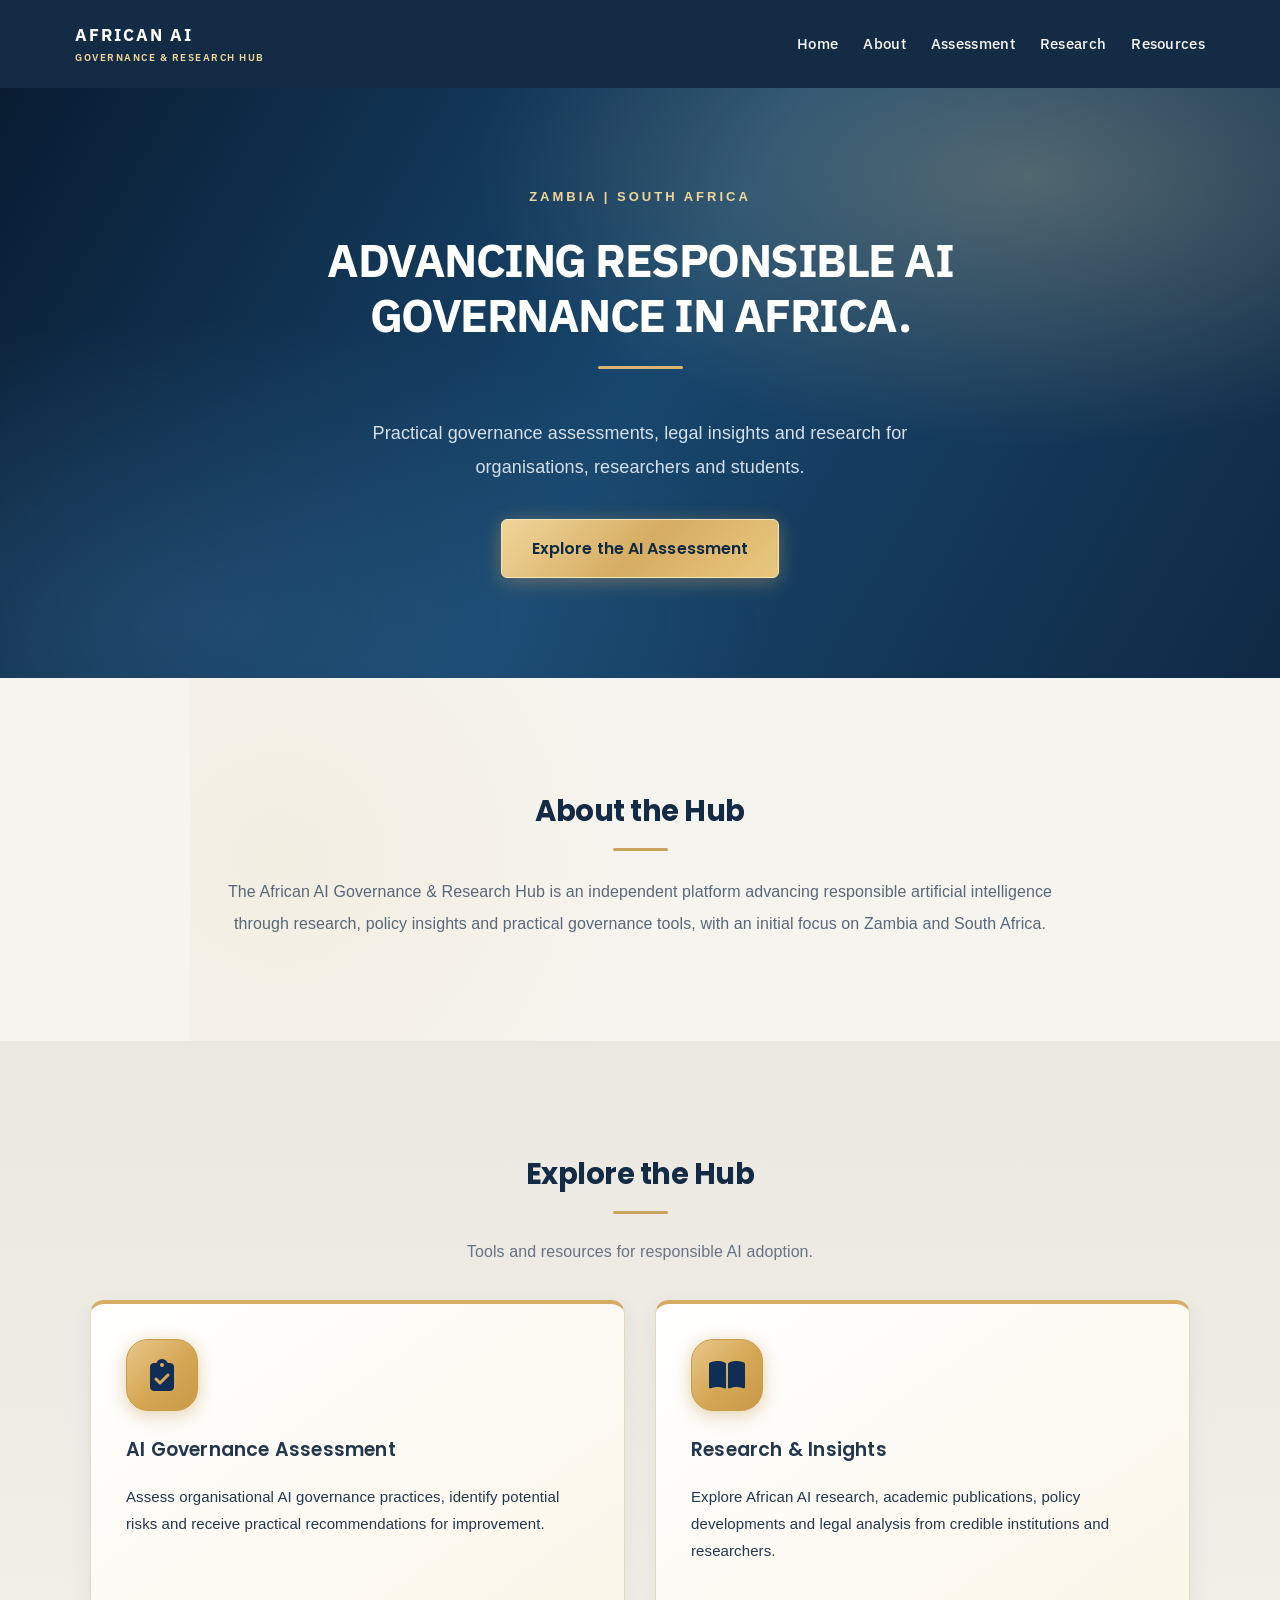
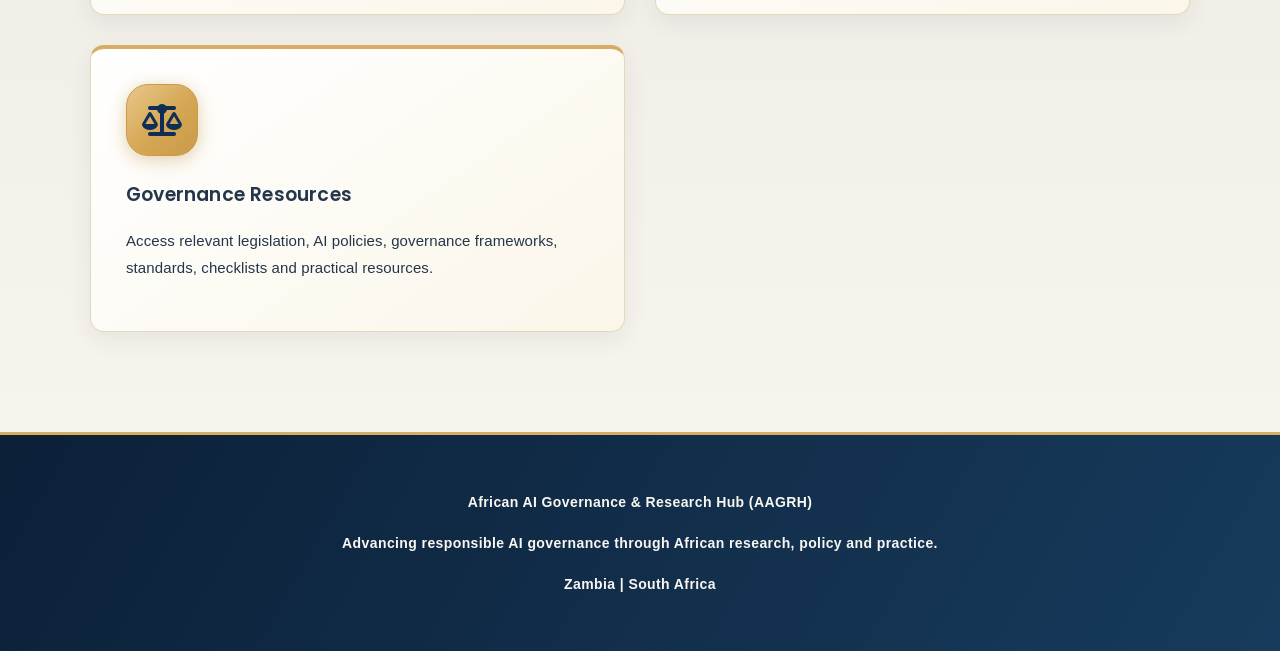
<file: index.html>
<!DOCTYPE html>
<html lang="en">

<head>
<meta charset="UTF-8">
<meta name="viewport" content="width=device-width, initial-scale=1.0">

<title>African AI Governance &amp; Research Hub</title>

<link href="https://fonts.googleapis.com/css2?family=IBM+Plex+Sans:wght@400;500;600;700&family=Poppins:wght@500;600;700&display=swap" rel="stylesheet">
<link rel="stylesheet" href="style.css">
<link rel="stylesheet" href="https://cdnjs.cloudflare.com/ajax/libs/font-awesome/6.7.2/css/all.min.css">
</head>

<body>

<!-- NAVIGATION BAR -->
<header>
<nav class="navbar">

<div class="logo">
    <span>AFRICAN AI</span>
    <strong>GOVERNANCE &amp; RESEARCH HUB</strong>
</div>

<ul class="nav-links">
    <li><a href="index.html">Home</a></li>
    <li><a href="about.html">About</a></li>
    <li><a href="assessment.html">Assessment</a></li>
    <li><a href="research.html">Research</a></li>
    <li><a href="resources.html">Resources</a></li>
</ul>

</nav>
</header>


<!-- INTRODUCTION SECTION -->
<main>

<section class="hero" id="home">

<p class="location">ZAMBIA | SOUTH AFRICA</p>

<h1>Advancing Responsible AI Governance in Africa.</h1>

<p class="hero-description">
Practical governance assessments, legal insights
and research for organisations, researchers and students.
</p>

<a href="assessment.html" class="hero-button">
    Explore the AI Assessment
</a>

</section>


<!-- ABOUT SECTION -->
<section class="about" id="about">

<h2>About the Hub</h2>

<p>
    The African AI Governance &amp; Research Hub is an
    independent platform advancing responsible artificial
    intelligence through research, policy insights and
    practical governance tools, with an initial focus on
    Zambia and South Africa.
</p>

</section>


<!-- MAIN PLATFORM COMPONENTS -->
<section class="toolkit" id="toolkit">

<h2>Explore the Hub</h2>

<p class="section-description">
Tools and resources for responsible AI adoption.
</p>


<div class="card-container">

    <!-- CORE FEATURE 01: AI GOVERNANCE ASSESSMENT -->
    <a href="assessment.html" class="card assessment-link">
        <div class="card-icon">
            <i class="fa-solid fa-clipboard-check"></i>
        </div>

        <h3>AI Governance Assessment</h3>

        <p>
            Assess organisational AI governance practices,
            identify potential risks and receive practical
            recommendations for improvement.
        </p>
    </a>


    <!-- CORE FEATURE 02: RESEARCH & INSIGHTS -->
    <a href="research.html" class="card">
        <div class="card-icon">
            <i class="fas fa-book-open"></i>
        </div>

        <h3>Research &amp; Insights</h3>

        <p>
            Explore African AI research, academic publications,
            policy developments and legal analysis from
            credible institutions and researchers.
        </p>
    </a>


    <!-- CORE FEATURE 03: GOVERNANCE RESOURCES -->
    <a href="resources.html" class="card">
        <div class="card-icon">
            <i class="fas fa-scale-balanced"></i>
        </div>

        <h3>Governance Resources</h3>

        <p>
            Access relevant legislation, AI policies,
            governance frameworks, standards, checklists
            and practical resources.
        </p>
    </a>

</div>

</section>

<!-- RESEARCH & INSIGHTS SECTION -->

<!-- =========================================
     GOVERNANCE RESOURCES SECTION
========================================= -->

<!-- END GOVERNANCE RESOURCES SECTION -->


<!-- AI GOVERNANCE ASSESSMENT SECTION -->


</main>


<!-- FOOTER -->
<footer>
    <p>African AI Governance &amp; Research Hub (AAGRH)</p>
    <p>Advancing responsible AI governance through African research, policy and practice.</p>
    <p>Zambia | South Africa</p>
</footer>
<script src="script.js"></script>
</body>
</html>
</file>
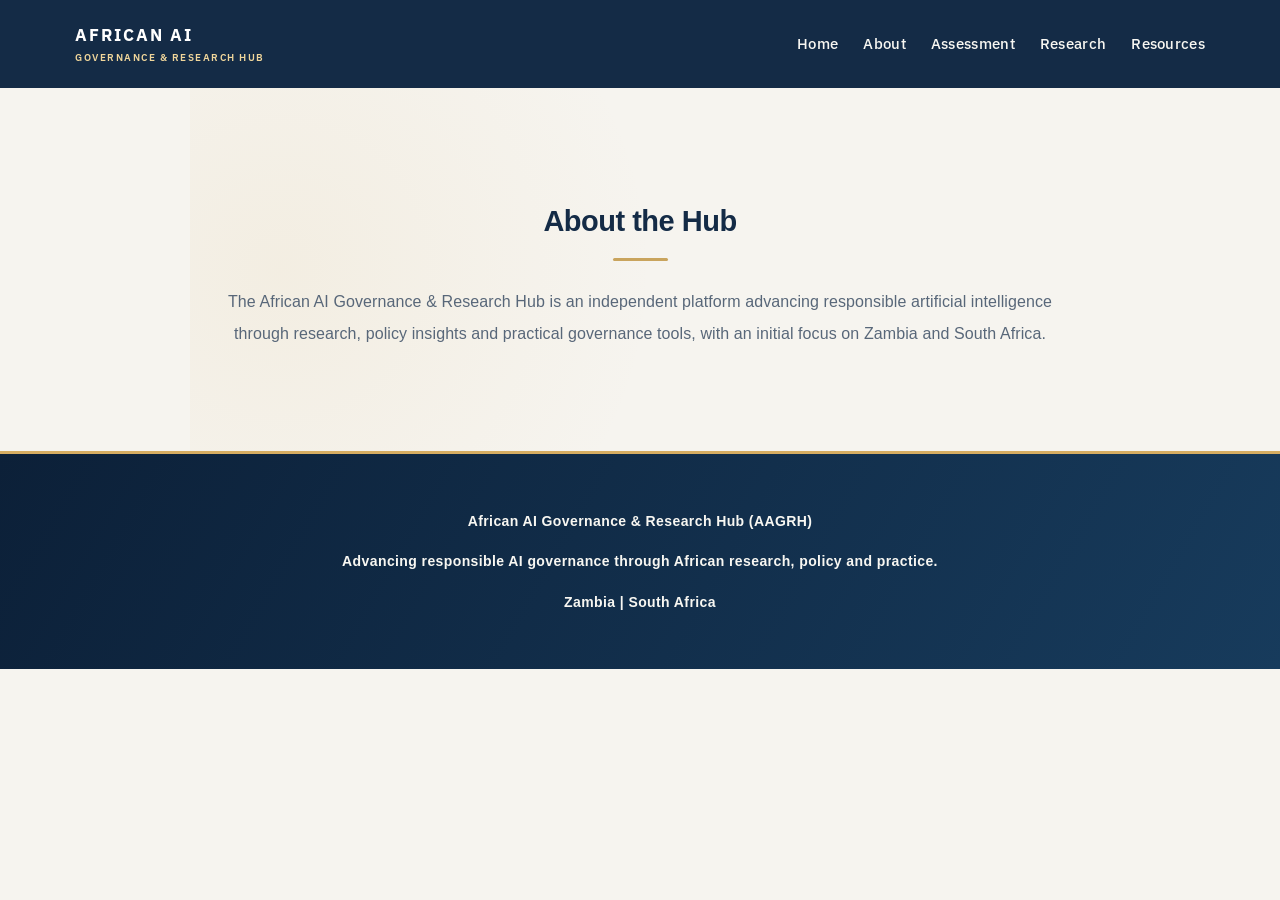
<file: about.html>
<!DOCTYPE html>
<html lang="en">

<head>
    <meta charset="UTF-8">
    <meta name="viewport" content="width=device-width, initial-scale=1.0">

    <title>About | African AI Governance &amp; Research Hub</title>

    <link href="https://fonts.googleapis.com/css2?family=IBM+Plex+Sans:wght@400;500;600;700&display=swap" rel="stylesheet">

    <link rel="stylesheet" href="style.css">

    <link rel="stylesheet" href="https://cdnjs.cloudflare.com/ajax/libs/font-awesome/6.7.2/css/all.min.css">
</head>

<body>

    <!-- NAVIGATION BAR -->
    <header>
        <nav class="navbar">

            <div class="logo">
                <span>AFRICAN AI</span>
                <strong>GOVERNANCE &amp; RESEARCH HUB</strong>
            </div>

            <ul class="nav-links">
    <li><a href="index.html">Home</a></li>
    <li><a href="about.html">About</a></li>
    <li><a href="assessment.html">Assessment</a></li>
    <li><a href="research.html">Research</a></li>
    <li><a href="resources.html">Resources</a></li>
</ul>

        </nav>
    </header>

    <main>

        <!-- ABOUT SECTION -->
        <section class="about" id="about">

            <h2>About the Hub</h2>

            <p>
                The African AI Governance &amp; Research Hub is an
                independent platform advancing responsible artificial
                intelligence through research, policy insights and
                practical governance tools, with an initial focus on
                Zambia and South Africa.
            </p>

        </section>

    </main>

    <!-- FOOTER -->
    <footer>
        <p>African AI Governance &amp; Research Hub (AAGRH)</p>
        <p>Advancing responsible AI governance through African research, policy and practice.</p>
        <p>Zambia | South Africa</p>
    </footer>

    <script src="script.js"></script>

</body>
</html>
</file>
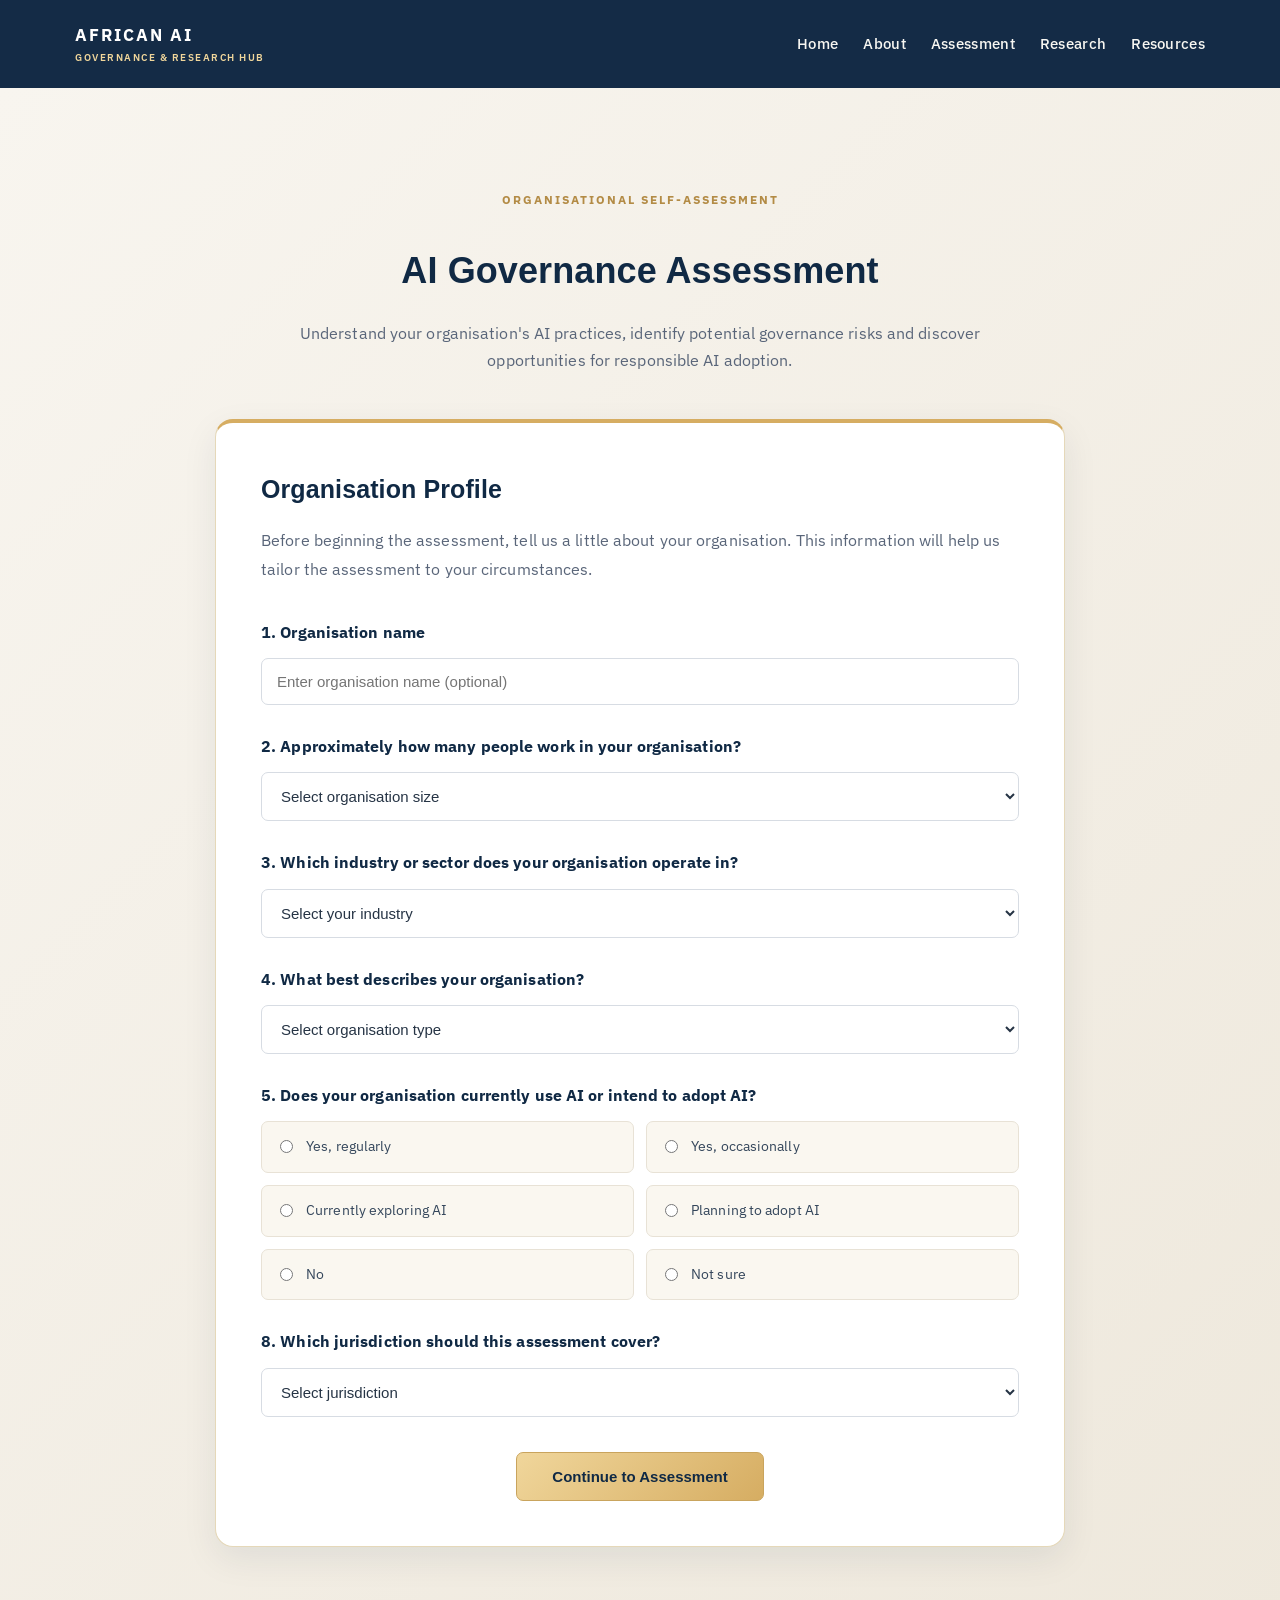
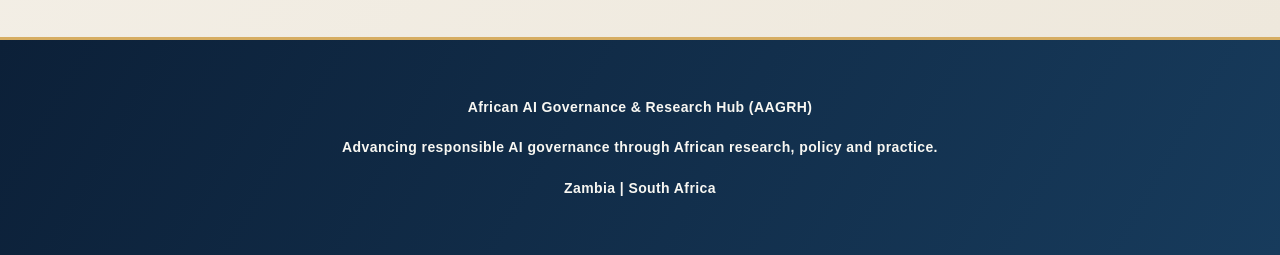
<file: assessment.html>
<!DOCTYPE html>
<html lang="en">

<head>
    <meta charset="UTF-8">
    <meta name="viewport" content="width=device-width, initial-scale=1.0">

    <title>AI Governance Assessment | AAGRH</title>

    <link href="https://fonts.googleapis.com/css2?family=IBM+Plex+Sans:wght@400;500;600;700&display=swap" rel="stylesheet">

    <link rel="stylesheet" href="style.css">

    <link rel="stylesheet" href="https://cdnjs.cloudflare.com/ajax/libs/font-awesome/6.7.2/css/all.min.css">
</head>

<body>

    <!-- NAVIGATION BAR -->
    <header>
        <nav class="navbar">

            <div class="logo">
                <span>AFRICAN AI</span>
                <strong>GOVERNANCE &amp; RESEARCH HUB</strong>
            </div>

            <ul class="nav-links">
    <li><a href="index.html">Home</a></li>
    <li><a href="about.html">About</a></li>
    <li><a href="assessment.html">Assessment</a></li>
    <li><a href="research.html">Research</a></li>
    <li><a href="resources.html">Resources</a></li>
</ul>

        </nav>
    </header>

    <main>

        <!-- PASTE THE ASSESSMENT SECTION HERE -->
         <section class="assessment" id="assessment">

    <div class="assessment-heading">
        <p class="section-label">ORGANISATIONAL SELF-ASSESSMENT</p>
        <h2>AI Governance Assessment</h2>
        <p>
            Understand your organisation's AI practices,
            identify potential governance risks and discover
            opportunities for responsible AI adoption.
        </p>
    </div>

    <div class="assessment-intro">

        <h3>Organisation Profile</h3>

        <p class="form-description">
            Before beginning the assessment, tell us a little
            about your organisation. This information will help
            us tailor the assessment to your circumstances.
        </p>

        <form id="assessment-form">

            <!-- QUESTION 1: ORGANISATION NAME -->

            <div class="form-group">
                <label for="organisation-name">
                    1. Organisation name
                </label>

                <input
                    type="text"
                    id="organisation-name"
                    name="organisationName"
                    placeholder="Enter organisation name (optional)"
                >
            </div>


            <!-- QUESTION 2: ORGANISATION SIZE -->

            <div class="form-group">
                <label for="organisation-size">
                    2. Approximately how many people work in your organisation?
                </label>

                <select id="organisation-size" name="organisationSize" required>
                    <option value="">Select organisation size</option>
                    <option value="1–10 employees">1–10 employees</option>
                    <option value="11–50 employees">11–50 employees</option>
                    <option value="51–200 employees">51–200 employees</option>
                    <option value="201–500 employees">201–500 employees</option>
                    <option value="More than 500 employees">More than 500 employees</option>
                </select>
            </div>


            <!-- QUESTION 3: INDUSTRY -->

            <div class="form-group">
                <label for="organisation-sector">
                    3. Which industry or sector does your organisation operate in?
                </label>

                <select id="organisation-sector" name="organisationSector" required>
                    <option value="">Select your industry</option>
                    <option value="Financial services and banking">Financial services and banking</option>
                    <option value="Mining and extractives">Mining and extractives</option>
                    <option value="Energy and utilities">Energy and utilities</option>
                    <option value="Healthcare and pharmaceuticals">Healthcare and pharmaceuticals</option>
                    <option value="Education and research">Education and research</option>
                    <option value="Technology and telecommunications">Technology and telecommunications</option>
                    <option value="Government and public administration">Government and public administration</option>
                    <option value="Legal and professional services">Legal and professional services</option>
                    <option value="Agriculture and food production">Agriculture and food production</option>
                    <option value="Retail and consumer services">Retail and consumer services</option>
                    <option value="Manufacturing and industry">Manufacturing and industry</option>
                    <option value="Transport and logistics">Transport and logistics</option>
                    <option value="Media and communications">Media and communications</option>
                    <option value="NGO and development sector">NGO and development sector</option>
                    <option value="Other">Other</option>
                </select>

                <input
                    type="text"
                    id="other-sector"
                    name="otherSector"
                    placeholder="Please specify your sector"
                    class="conditional-field"
                    hidden
                >
            </div>


            <!-- QUESTION 4: ORGANISATION TYPE -->

            <div class="form-group">
                <label for="organisation-type">
                    4. What best describes your organisation?
                </label>

                <select id="organisation-type" name="organisationType" required>
                    <option value="">Select organisation type</option>
                    <option value="Private company">Private company</option>
                    <option value="Public company">Public company</option>
                    <option value="Government institution">Government institution</option>
                    <option value="NGO / Non-profit">NGO / Non-profit</option>
                    <option value="Educational institution">Educational institution</option>
                    <option value="Start-up">Start-up</option>
                    <option value="Partnership">Partnership</option>
                    <option value="Sole proprietorship">Sole proprietorship</option>
                    <option value="Other">Other</option>
                </select>
            </div>


            <!-- QUESTION 5: CURRENT AI USE -->

            <div class="form-group">
                <label>
                    5. Does your organisation currently use AI or intend to adopt AI?
                </label>

                <div class="radio-options">

                    <label>
                        <input type="radio" name="aiUse" value="Yes, regularly" required>
                        Yes, regularly
                    </label>

                    <label>
                        <input type="radio" name="aiUse" value="Yes, occasionally">
                        Yes, occasionally
                    </label>

                    <label>
                        <input type="radio" name="aiUse" value="Currently exploring AI">
                        Currently exploring AI
                    </label>

                    <label>
                        <input type="radio" name="aiUse" value="Planning to adopt AI">
                        Planning to adopt AI
                    </label>

                    <label>
                        <input type="radio" name="aiUse" value="No">
                        No
                    </label>

                    <label>
                        <input type="radio" name="aiUse" value="Not sure">
                        Not sure
                    </label>

                </div>
            </div>


            <!-- QUESTION 6: PURPOSE OF AI USE -->

            <div id="ai-details" class="conditional-section" hidden>

                <div class="form-group">

                    <label>
                        6. What does your organisation use, or intend to use, AI for?
                    </label>

                    <p class="field-hint">
                        Select all activities that apply.
                    </p>

                    <div class="checkbox-options">

                        <label>
                            <input type="checkbox" name="aiPurpose" value="Recruitment and CV screening">
                            Recruitment and screening CVs
                        </label>

                        <label>
                            <input type="checkbox" name="aiPurpose" value="Employee performance monitoring">
                            Employee performance monitoring or evaluation
                        </label>

                        <label>
                            <input type="checkbox" name="aiPurpose" value="Customer service and chatbots">
                            Customer service and AI chatbots
                        </label>

                        <label>
                            <input type="checkbox" name="aiPurpose" value="Credit scoring and financial assessments">
                            Credit scoring, lending and financial assessments
                        </label>

                        <label>
                            <input type="checkbox" name="aiPurpose" value="Fraud detection and risk assessment">
                            Fraud detection and risk assessment
                        </label>

                        <label>
                            <input type="checkbox" name="aiPurpose" value="Data analysis and forecasting">
                            Data analysis, forecasting and business intelligence
                        </label>

                        <label>
                            <input type="checkbox" name="aiPurpose" value="Marketing and customer profiling">
                            Marketing, advertising and customer profiling
                        </label>

                        <label>
                            <input type="checkbox" name="aiPurpose" value="Content creation and document preparation">
                            Content creation, writing and document preparation
                        </label>

                        <label>
                            <input type="checkbox" name="aiPurpose" value="Legal research and contract review">
                            Legal research, contract review and document analysis
                        </label>

                        <label>
                            <input type="checkbox" name="aiPurpose" value="Healthcare and medical decisions">
                            Medical diagnosis and healthcare decisions
                        </label>

                        <label>
                            <input type="checkbox" name="aiPurpose" value="Security and surveillance">
                            Security, surveillance and identity verification
                        </label>

                        <label>
                            <input type="checkbox" name="aiPurpose" value="Automated decision-making">
                            Automated decision-making affecting individuals
                        </label>

                        <label>
                            <input type="checkbox" name="aiPurpose" value="Other">
                            Other
                        </label>

                        <label>
                            <input type="checkbox" name="aiPurpose" value="Exploring potential uses">
                            We are still exploring potential uses
                        </label>

                    </div>

                    <input
                        type="text"
                        id="other-ai-purpose"
                        name="otherAiPurpose"
                        placeholder="Please describe other AI uses"
                        class="conditional-field"
                        hidden
                    >

                </div>


                <!-- QUESTION 7: AI DEVELOPMENT -->

                <div class="form-group">

                    <label for="ai-development">
                        7. How does your organisation obtain or develop AI systems?
                    </label>

                    <select id="ai-development" name="aiDevelopment">
                        <option value="">Select an option</option>
                        <option value="Develops its own AI systems">Develops its own AI systems</option>
                        <option value="Uses third-party AI tools">Uses externally developed AI tools</option>
                        <option value="Both">Both develops and uses external AI tools</option>
                        <option value="Not sure">Not sure</option>
                    </select>

                </div>

            </div>


            <!-- QUESTION 8: JURISDICTION -->

            <div class="form-group">

                <label for="jurisdiction">
                    8. Which jurisdiction should this assessment cover?
                </label>

                <select id="jurisdiction" name="jurisdiction" required>

                    <option value="">Select jurisdiction</option>

                    <option value="zambia">Zambia</option>

                    <option value="south-africa">South Africa</option>

                    <option value="both">Both Zambia and South Africa</option>

                </select>

            </div>


            <!-- SUBMIT BUTTON -->

            <div class="form-actions">

                <button type="submit" id="start-assessment">
                    Continue to Assessment
                </button>

            </div>

        </form>

    </div>

    <!-- FUTURE ASSESSMENT CONTENT -->

    <div id="assessment-questions"></div>

    <div id="assessment-results"></div>

</section>


    </main>

    <!-- FOOTER -->
    <footer>
        <p>African AI Governance &amp; Research Hub (AAGRH)</p>
        <p>Advancing responsible AI governance through African research, policy and practice.</p>
        <p>Zambia | South Africa</p>
    </footer>

    <script src="script.js"></script>

</body>
</html>
</file>
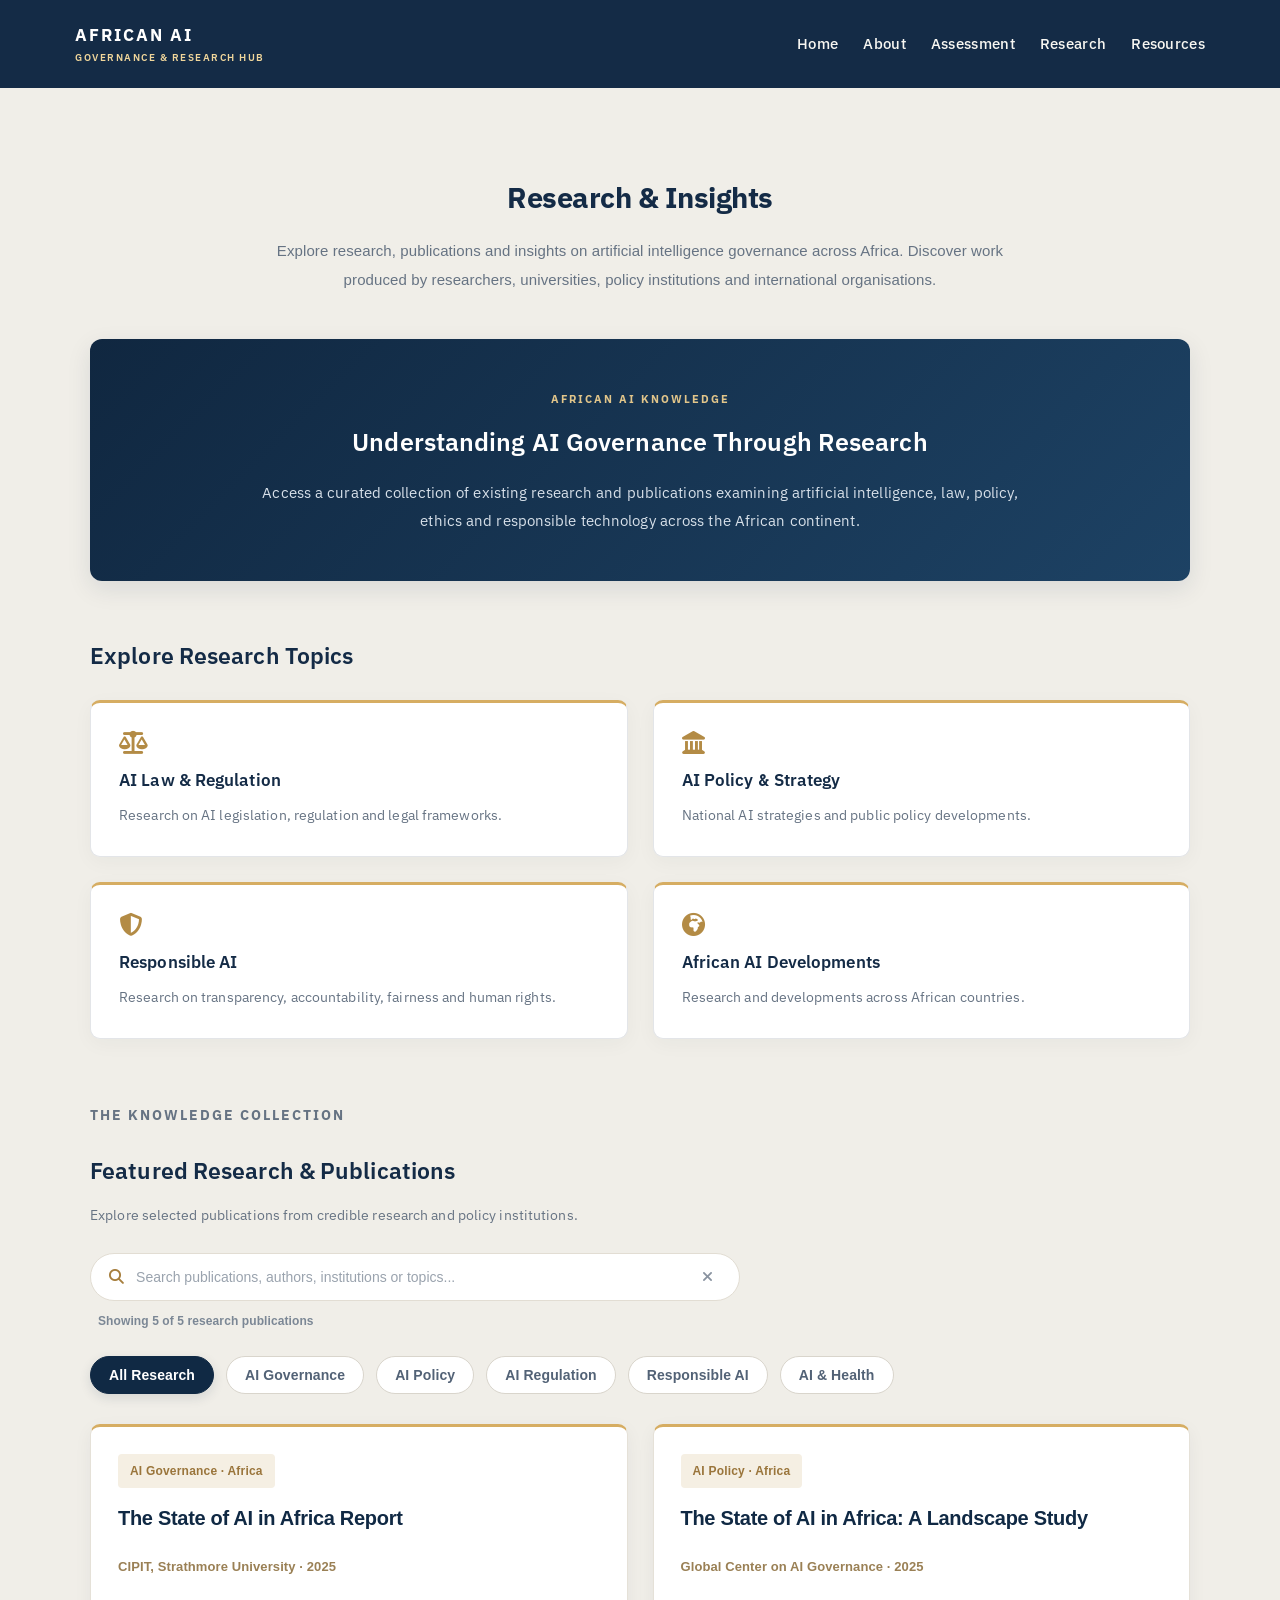
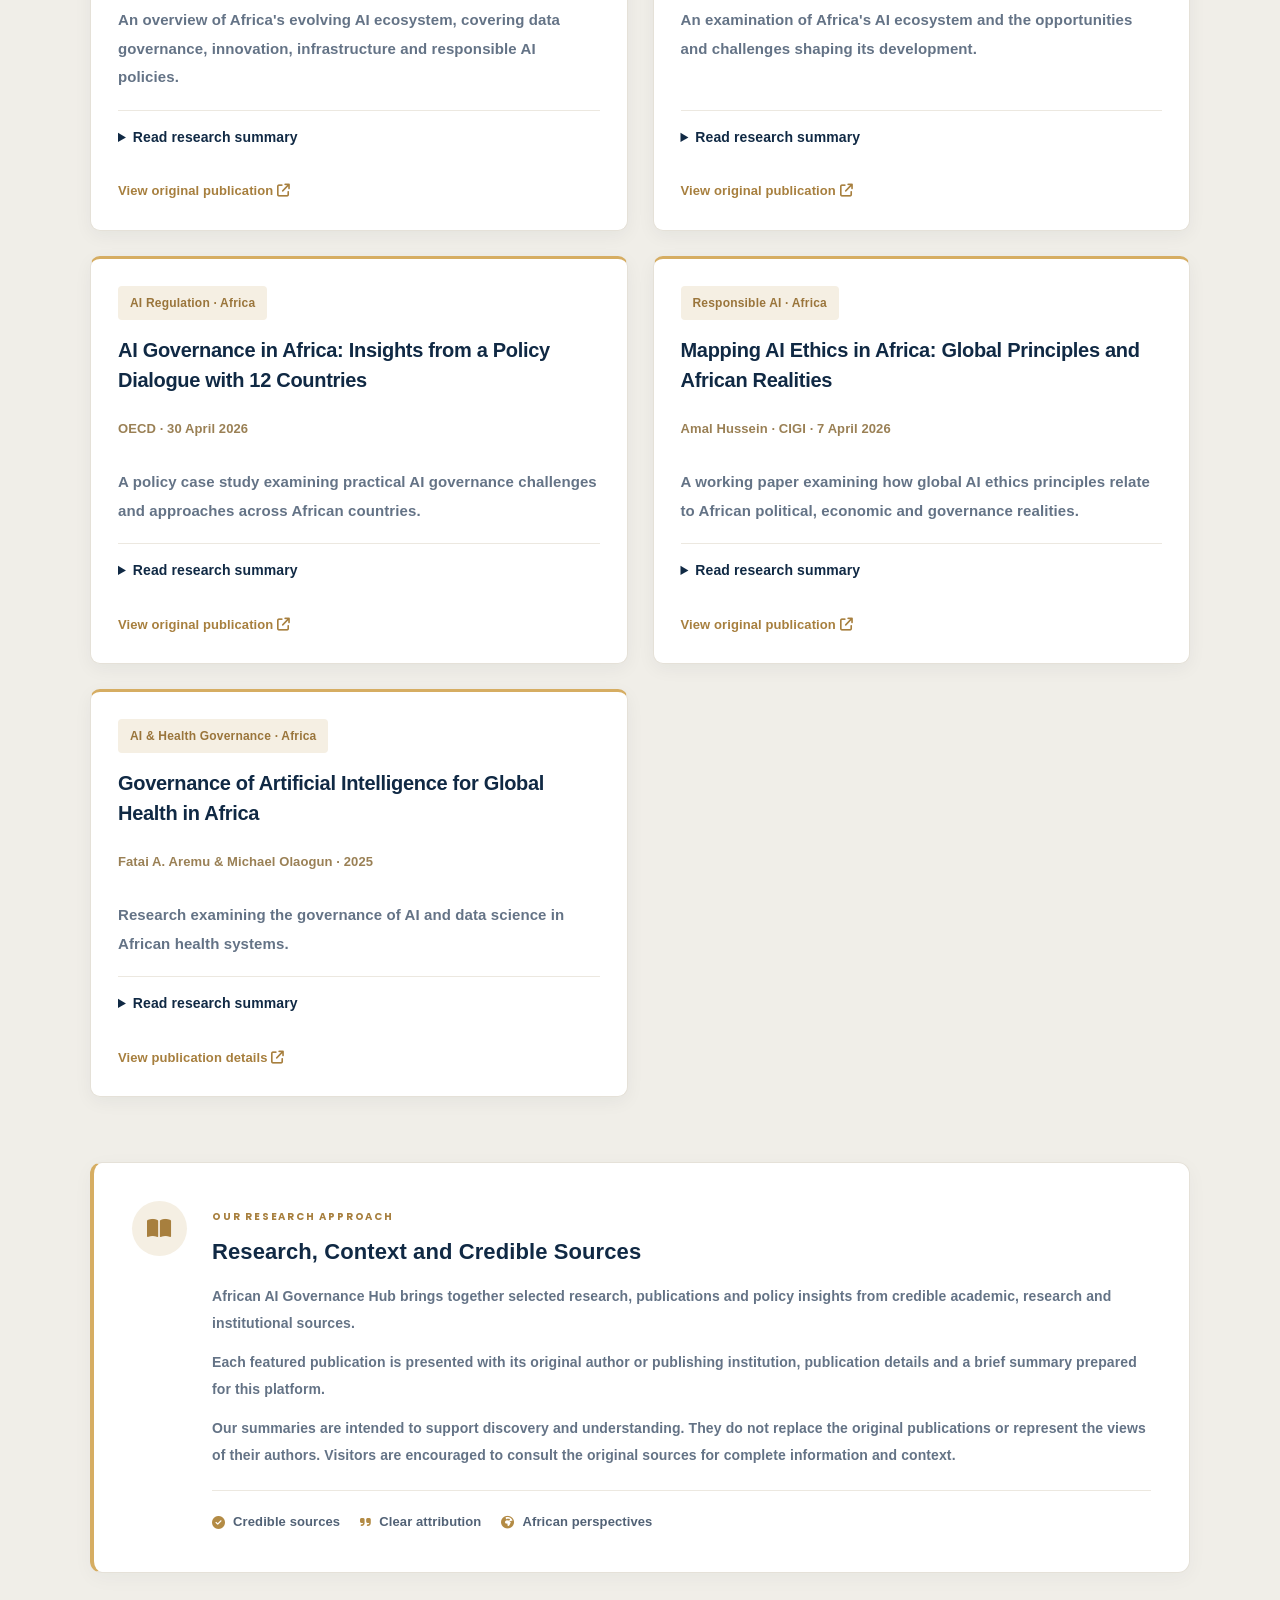
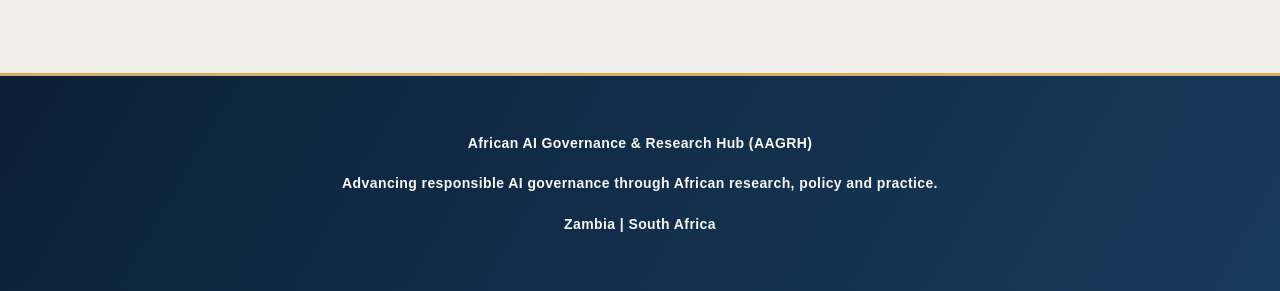
<file: research.html>
<!DOCTYPE html>
<html lang="en">

<head>
    <meta charset="UTF-8">
    <meta name="viewport" content="width=device-width, initial-scale=1.0">

    <title>Research & Insights | African AI Governance & Research Hub</title>

    <link href="https://fonts.googleapis.com/css2?family=IBM+Plex+Sans:wght@400;500;600;700&family=Poppins:wght@500;600;700&display=swap" rel="stylesheet">

    <link rel="stylesheet" href="style.css">

    <link rel="stylesheet" href="https://cdnjs.cloudflare.com/ajax/libs/font-awesome/6.7.2/css/all.min.css">
</head>

<body>

    <!-- NAVIGATION BAR -->
    <header>
        <nav class="navbar">

            <div class="logo">
                <span>AFRICAN AI</span>
                <strong>GOVERNANCE &amp; RESEARCH HUB</strong>
            </div>

            <ul class="nav-links">
    <li><a href="index.html">Home</a></li>
    <li><a href="about.html">About</a></li>
    <li><a href="assessment.html">Assessment</a></li>
    <li><a href="research.html">Research</a></li>
    <li><a href="resources.html">Resources</a></li>
</ul>

        </nav>
    </header>

    <main>

        <!-- PASTE THE RESEARCH SECTION BELOW THIS LINE -->
<section class="research-section" id="research-insights">

    <div class="research-heading">

        <h2>Research &amp; Insights</h2>

        <p class="section-description">
            Explore research, publications and insights on
            artificial intelligence governance across Africa.
            Discover work produced by researchers, universities,
            policy institutions and international organisations.
        </p>
    </div>

    <!-- RESEARCH INTRODUCTION -->

    <div class="research-intro">
        <div class="research-intro-content">
            <span class="research-tag">AFRICAN AI KNOWLEDGE</span>

            <h3>Understanding AI Governance Through Research</h3>

            <p>
                Access a curated collection of existing research
                and publications examining artificial intelligence,
                law, policy, ethics and responsible technology
                across the African continent.
            </p>
        </div>
    </div>

    <!-- RESEARCH CATEGORIES -->

    <div class="research-categories">

        <h3>Explore Research Topics</h3>

        <div class="research-category-grid">

            <div class="research-category">
                <i class="fas fa-scale-balanced"></i>
                <h4>AI Law &amp; Regulation</h4>
                <p>Research on AI legislation, regulation and legal frameworks.</p>
            </div>

            <div class="research-category">
                <i class="fas fa-landmark"></i>
                <h4>AI Policy &amp; Strategy</h4>
                <p>National AI strategies and public policy developments.</p>
            </div>

            <div class="research-category">
                <i class="fas fa-shield-halved"></i>
                <h4>Responsible AI</h4>
                <p>Research on transparency, accountability, fairness and human rights.</p>
            </div>

            <div class="research-category">
                <i class="fas fa-globe-africa"></i>
                <h4>African AI Developments</h4>
                <p>Research and developments across African countries.</p>
            </div>

        </div>
    </div>

    <!-- CURATED RESEARCH COLLECTION -->

    <div class="research-library">

        <div class="research-library-heading">
            <div>
                <p class="section-label">THE KNOWLEDGE COLLECTION</p>
                <h3>Featured Research &amp; Publications</h3>
                <p>
                    Explore selected publications from credible
                    research and policy institutions.
                </p>
            </div>
        </div>

        <!-- RESEARCH SEARCH -->
<div class="research-search">
    <div class="research-search-box">
        <i class="fas fa-search"></i>
        <input
            type="search"
            id="research-search-input"
            placeholder="Search publications, authors, institutions or topics..."
            aria-label="Search research publications"
        >
        <button type="button" id="clear-research-search" aria-label="Clear search">
            <i class="fas fa-times"></i>
        </button>
    </div>
    <p id="research-search-count" class="research-search-count">
        Showing all research publications
    </p>
</div>
   <!-- RESEARCH FILTERS -->
<div class="research-filters">
    <button class="research-filter active" data-filter="all">All Research</button>
    <button class="research-filter" data-filter="governance">AI Governance</button>
    <button class="research-filter" data-filter="policy">AI Policy</button>
    <button class="research-filter" data-filter="regulation">AI Regulation</button>
    <button class="research-filter" data-filter="responsible-ai">Responsible AI</button>
    <button class="research-filter" data-filter="health">AI &amp; Health</button>
</div>     
<div id="research-publications" class="publication-grid">

    <!-- PUBLICATION 01 -->
    <article class="publication-card" data-category="governance">
        <span class="publication-category">AI Governance · Africa</span>
        <h4>The State of AI in Africa Report</h4>
        <p class="publication-meta">CIPIT, Strathmore University · 2025</p>

        <p class="publication-description">
            An overview of Africa's evolving AI ecosystem,
            covering data governance, innovation, infrastructure
            and responsible AI policies.
        </p>

        <details class="publication-details">
            <summary>Read research summary</summary>
            <p>
                This second edition maps developments across
                Africa's AI landscape. It considers data sovereignty,
                indigenous knowledge systems, investment,
                capacity-building and the growth of national
                and continental AI governance policies.
            </p>
        </details>

        <a href="https://cipit.strathmore.edu/the-state-of-ai-in-africa-report/"
           target="_blank" rel="noopener noreferrer"
           class="publication-link">
            View original publication <i class="fas fa-arrow-up-right-from-square"></i>
        </a>
    </article>


    <!-- PUBLICATION 02 -->
    <article class="publication-card" data-category="policy">
        <span class="publication-category">AI Policy · Africa</span>
        <h4>The State of AI in Africa: A Landscape Study</h4>
        <p class="publication-meta">Global Center on AI Governance · 2025</p>

        <p class="publication-description">
            An examination of Africa's AI ecosystem and the
            opportunities and challenges shaping its development.
        </p>

        <details class="publication-details">
            <summary>Read research summary</summary>
            <p>
                The study explores AI infrastructure, skills,
                open-source innovation, policy development and
                regulatory frameworks. It highlights the need
                for locally relevant approaches and collaborative
                governance to support inclusive AI development.
            </p>
        </details>

        <a href="https://www.globalcenter.ai/research/ai-in-africa-landscape-study"
           target="_blank" rel="noopener noreferrer"
           class="publication-link">
            View original publication <i class="fas fa-arrow-up-right-from-square"></i>
        </a>
    </article>


    <!-- PUBLICATION 03 -->
    <article class="publication-card" data-category="regulation">
        <span class="publication-category">AI Regulation · Africa</span>
        <h4>AI Governance in Africa: Insights from a Policy Dialogue with 12 Countries</h4>
        <p class="publication-meta">OECD · 30 April 2026</p>

        <p class="publication-description">
            A policy case study examining practical AI governance
            challenges and approaches across African countries.
        </p>

        <details class="publication-details">
            <summary>Read research summary</summary>
            <p>
                Drawing on a policy dialogue involving 12 African
                countries, the study examines AI in agriculture,
                locally developed language models and regulatory
                frameworks. It highlights institutional capacity,
                data governance and implementation challenges.
            </p>
        </details>

        <a href="https://www.oecd.org/en/publications/oecd-artificial-intelligence-case-studies_c517fcf5-en/ai-governance-in-africa_1ff55135-en.html"
           target="_blank" rel="noopener noreferrer"
           class="publication-link">
            View original publication <i class="fas fa-arrow-up-right-from-square"></i>
        </a>
    </article>


    <!-- PUBLICATION 04 -->
    <article class="publication-card" data-category="responsible-ai">
        <span class="publication-category">Responsible AI · Africa</span>
        <h4>Mapping AI Ethics in Africa: Global Principles and African Realities</h4>
        <p class="publication-meta">Amal Hussein · CIGI · 7 April 2026</p>

        <p class="publication-description">
            A working paper examining how global AI ethics
            principles relate to African political, economic
            and governance realities.
        </p>

        <details class="publication-details">
            <summary>Read research summary</summary>
            <p>
                The paper considers data sovereignty,
                infrastructure dependence, democratic participation
                and historical inequalities. It proposes a
                justice-focused approach to strengthen African
                influence over AI development and governance.
            </p>
        </details>

        <a href="https://www.cigionline.org/publications/mapping-ai-ethics-in-africa-global-principles-and-african-realities/"
           target="_blank" rel="noopener noreferrer"
           class="publication-link">
            View original publication <i class="fas fa-arrow-up-right-from-square"></i>
        </a>
    </article>


    <!-- PUBLICATION 05 -->
    <article class="publication-card" data-category="health">
        <span class="publication-category">AI &amp; Health Governance · Africa</span>
        <h4>Governance of Artificial Intelligence for Global Health in Africa</h4>
        <p class="publication-meta">Fatai A. Aremu &amp; Michael Olaogun · 2025</p>

        <p class="publication-description">
            Research examining the governance of AI and
            data science in African health systems.
        </p>

        <details class="publication-details">
            <summary>Read research summary</summary>
            <p>
                Published by the Science for Africa Foundation,
                this report draws on literature reviews, surveys,
                interviews and stakeholder engagement across
                43 countries. It considers local context,
                equity, institutional capacity and policy
                approaches to AI in health.
            </p>
        </details>

        <a href="https://www.researchenterprisesystems.org/governance-of-artificial-intelligence-for-global-health-in-africa-march-2025/"
           target="_blank" rel="noopener noreferrer"
           class="publication-link">
            View publication details <i class="fas fa-arrow-up-right-from-square"></i>
        </a>
    </article>

</div>


    </div>
<!-- RESEARCH CURATION AND SOURCES -->

<div class="research-curation">

    <div class="curation-icon">
        <i class="fas fa-book-open"></i>
    </div>

    <div class="curation-content">

        <span class="curation-label">OUR RESEARCH APPROACH</span>

        <h3>Research, Context and Credible Sources</h3>

        <p>
            African AI Governance Hub brings together selected
            research, publications and policy insights from
            credible academic, research and institutional sources.
        </p>

        <p>
            Each featured publication is presented with its
            original author or publishing institution, publication
            details and a brief summary prepared for this platform.
        </p>

        <p>
            Our summaries are intended to support discovery and
            understanding. They do not replace the original
            publications or represent the views of their authors.
            Visitors are encouraged to consult the original sources
            for complete information and context.
        </p>

        <div class="curation-principles">

            <div class="curation-principle">
                <i class="fas fa-check-circle"></i>
                <span>Credible sources</span>
            </div>

            <div class="curation-principle">
                <i class="fas fa-quote-right"></i>
                <span>Clear attribution</span>
            </div>

            <div class="curation-principle">
                <i class="fas fa-globe-africa"></i>
                <span>African perspectives</span>
            </div>

        </div>

    </div>

</div>
</section>
    </main>

    <!-- FOOTER -->
    <footer>
        <p>African AI Governance &amp; Research Hub (AAGRH)</p>
        <p>Advancing responsible AI governance through African research, policy and practice.</p>
        <p>Zambia | South Africa</p>
    </footer>

    <script src="script.js"></script>

</body>
</html>
</file>
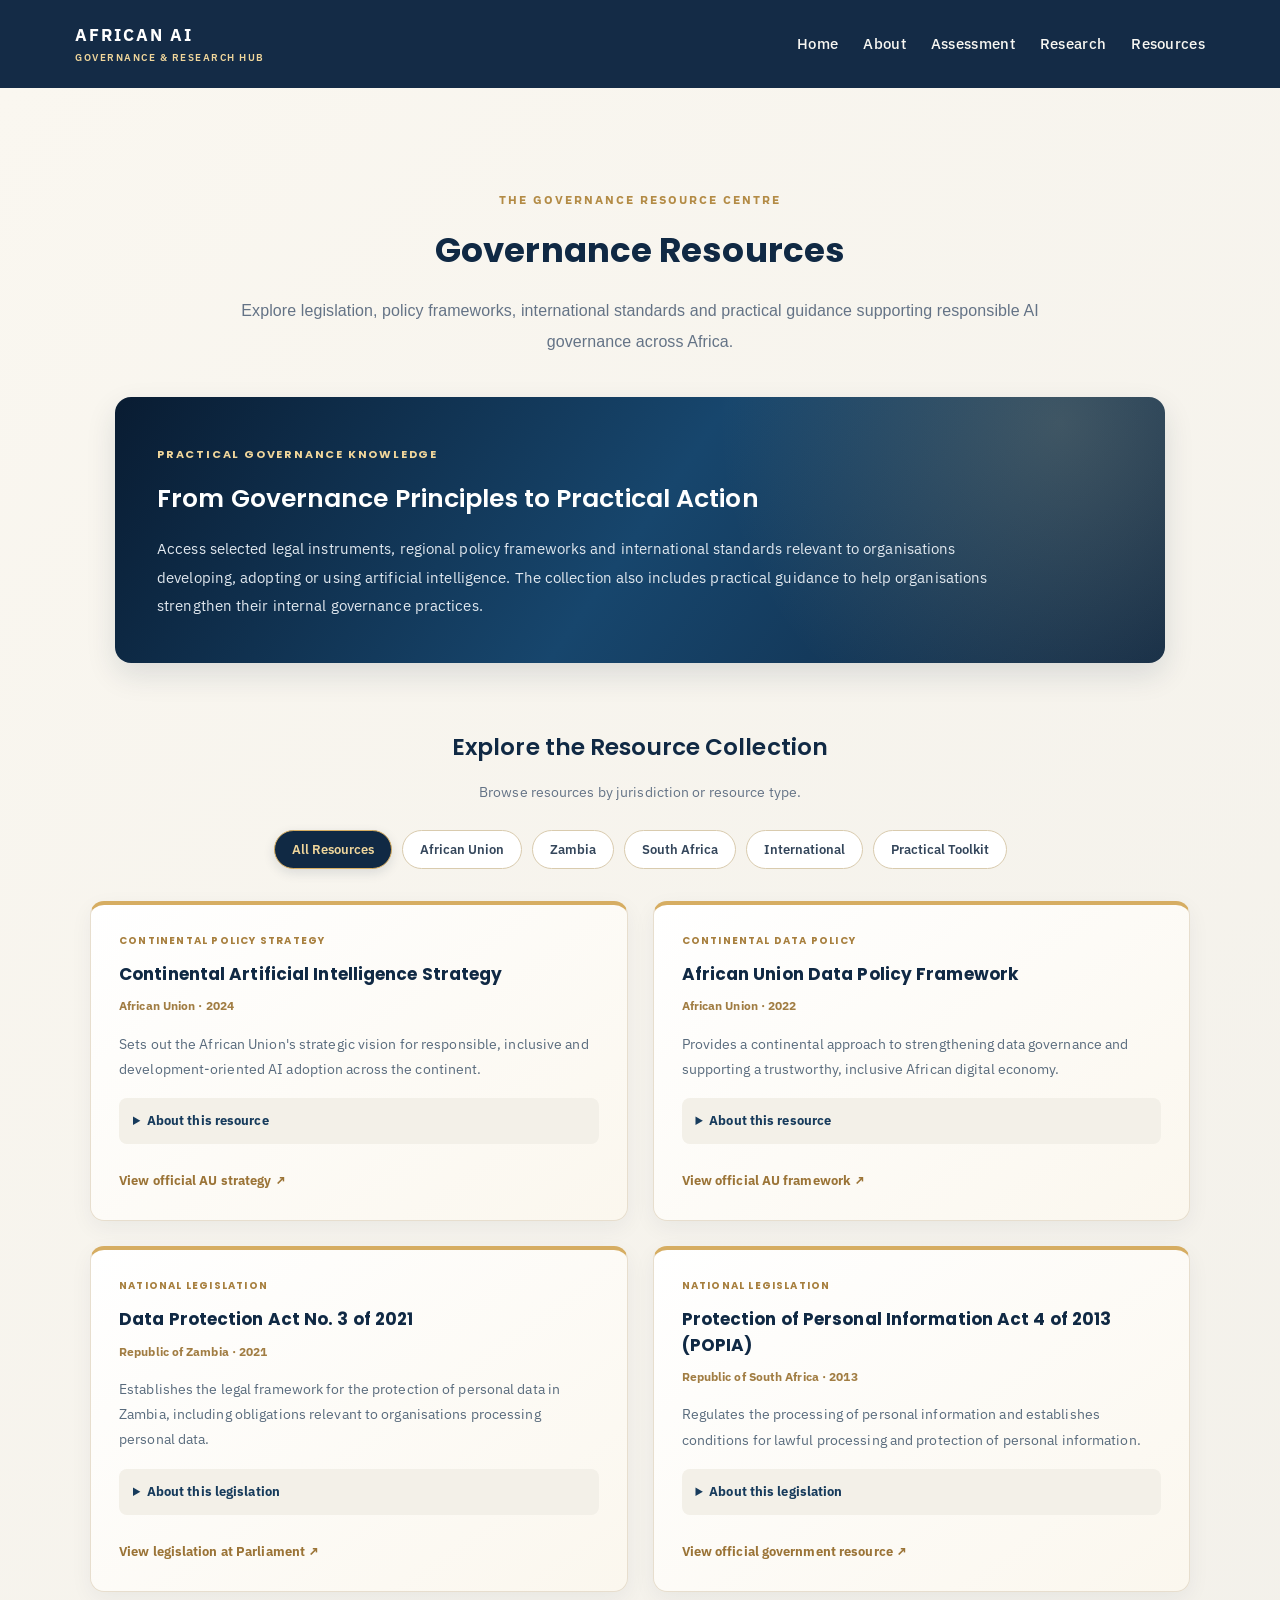
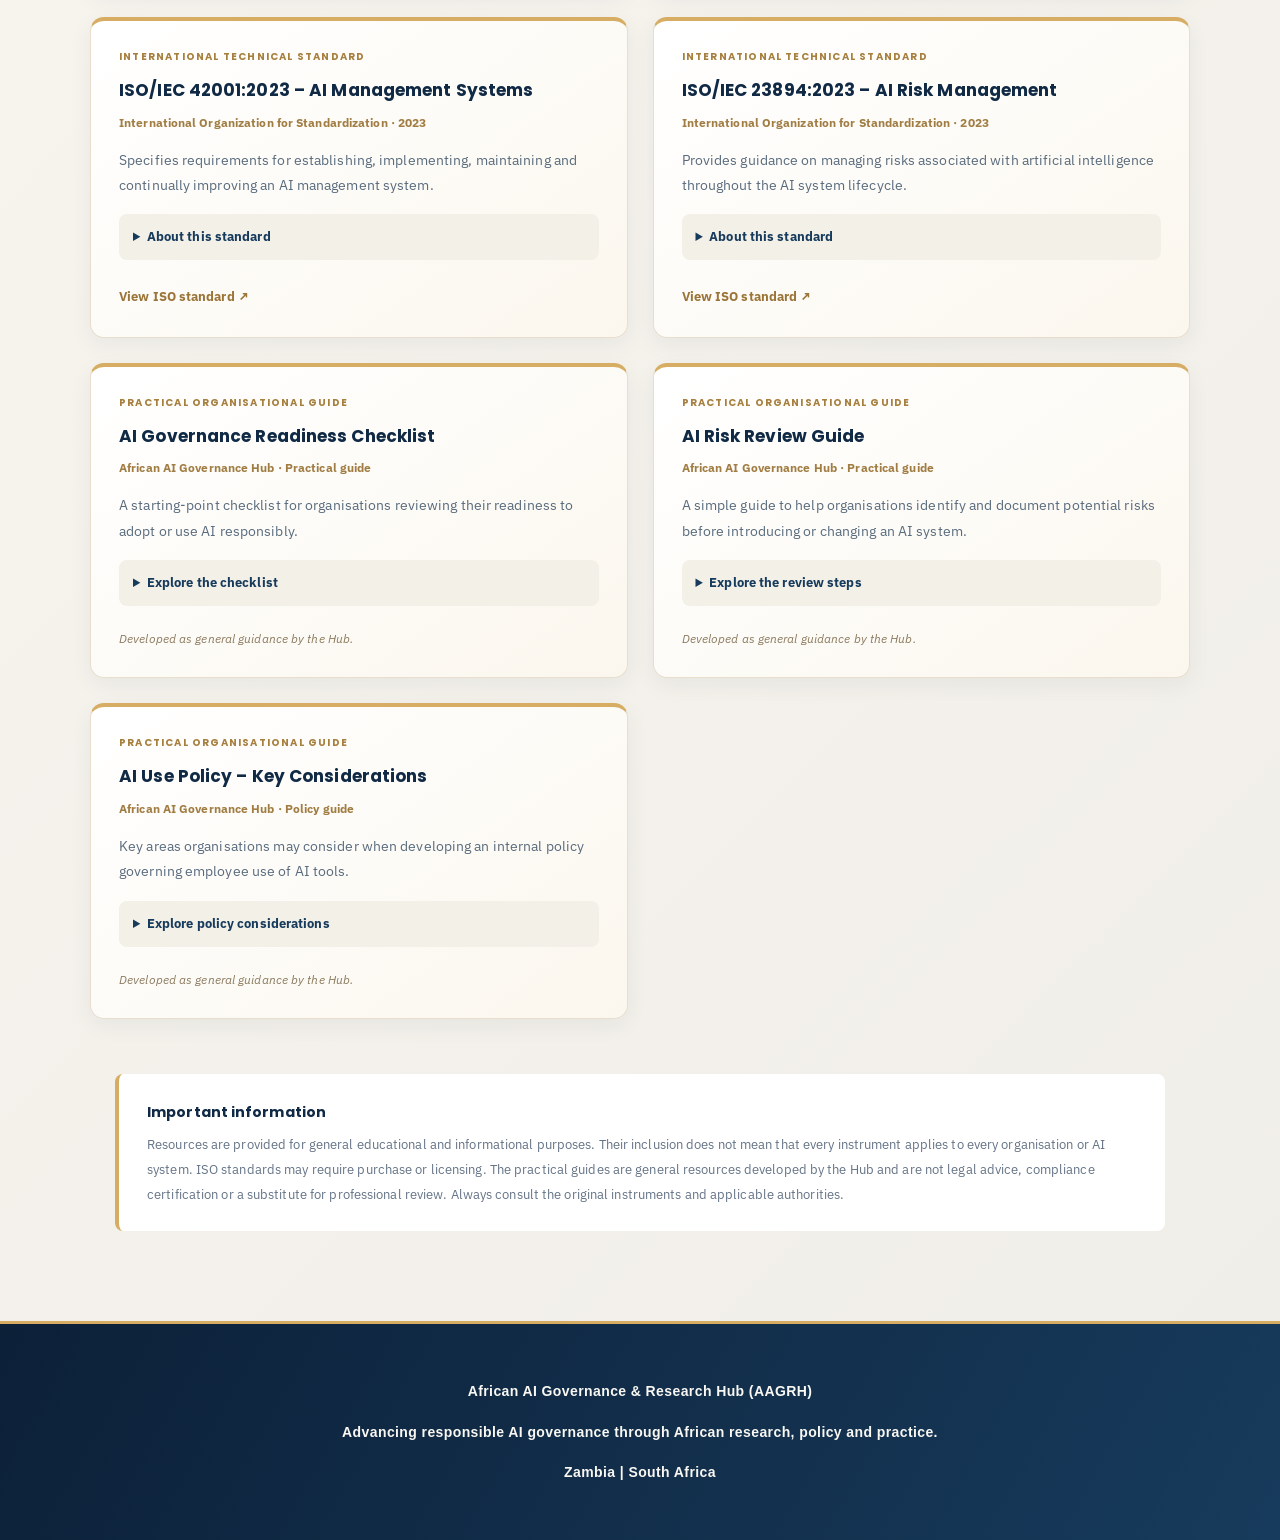
<file: resources.html>
<!DOCTYPE html>
<html lang="en">

<head>
    <meta charset="UTF-8">
    <meta name="viewport" content="width=device-width, initial-scale=1.0">

    <title>Governance Resources | African AI Governance & Research Hub</title>

    <link href="https://fonts.googleapis.com/css2?family=IBM+Plex+Sans:wght@400;500;600;700&family=Poppins:wght@500;600;700&display=swap" rel="stylesheet">

    <link rel="stylesheet" href="style.css">
    <link rel="stylesheet" href="https://cdnjs.cloudflare.com/ajax/libs/font-awesome/6.7.2/css/all.min.css">
</head>

<body>

    <header>
        <nav class="navbar">

            <div class="logo">
                <span>AFRICAN AI</span>
                <strong>GOVERNANCE &amp; RESEARCH HUB</strong>
            </div>

            <ul class="nav-links">
    <li><a href="index.html">Home</a></li>
    <li><a href="about.html">About</a></li>
    <li><a href="assessment.html">Assessment</a></li>
    <li><a href="research.html">Research</a></li>
    <li><a href="resources.html">Resources</a></li>
</ul>

        </nav>
    </header>

    <main>

        <!-- PASTE THE GOVERNANCE RESOURCES SECTION HERE -->
         <section class="governance-section" id="governance-resources">

    <div class="governance-heading">
        <p class="section-label">THE GOVERNANCE RESOURCE CENTRE</p>
        <h2>Governance Resources</h2>
        <p class="section-description">
            Explore legislation, policy frameworks, international standards
            and practical guidance supporting responsible AI governance
            across Africa.
        </p>
    </div>

    <div class="governance-intro">
        <span class="governance-tag">PRACTICAL GOVERNANCE KNOWLEDGE</span>
        <h3>From Governance Principles to Practical Action</h3>
        <p>
            Access selected legal instruments, regional policy frameworks
            and international standards relevant to organisations
            developing, adopting or using artificial intelligence.
            The collection also includes practical guidance to help
            organisations strengthen their internal governance practices.
        </p>
    </div>

    <!-- RESOURCE FILTERS -->

    <div class="governance-library">

        <div class="governance-library-heading">
            <h3>Explore the Resource Collection</h3>
            <p>Browse resources by jurisdiction or resource type.</p>
        </div>

        <div class="governance-filters">
            <button type="button" class="governance-filter active" data-filter="all">All Resources</button>
            <button type="button" class="governance-filter" data-filter="au">African Union</button>
            <button type="button" class="governance-filter" data-filter="zambia">Zambia</button>
            <button type="button" class="governance-filter" data-filter="south-africa">South Africa</button>
            <button type="button" class="governance-filter" data-filter="international">International</button>
            <button type="button" class="governance-filter" data-filter="toolkit">Practical Toolkit</button>
        </div>

        <div class="governance-grid" id="governance-resources-list">

            <!-- AFRICAN UNION RESOURCE 1 -->

            <article class="governance-card" data-category="au">
                <span class="governance-type">CONTINENTAL POLICY STRATEGY</span>
                <h4>Continental Artificial Intelligence Strategy</h4>
                <p class="governance-meta">African Union · 2024</p>
                <p>
                    Sets out the African Union's strategic vision for
                    responsible, inclusive and development-oriented AI
                    adoption across the continent.
                </p>
                <details class="governance-details">
                    <summary>About this resource</summary>
                    <p>
                        The strategy addresses AI innovation, infrastructure,
                        skills development, data governance, responsible AI
                        and the development of enabling policy and regulatory
                        environments in Africa.
                    </p>
                </details>
                <a href="https://au.int/en/documents/20240809/continental-artificial-intelligence-strategy"
                   target="_blank" rel="noopener noreferrer">
                    View official AU strategy ↗
                </a>
            </article>

            <!-- AFRICAN UNION RESOURCE 2 -->

            <article class="governance-card" data-category="au">
                <span class="governance-type">CONTINENTAL DATA POLICY</span>
                <h4>African Union Data Policy Framework</h4>
                <p class="governance-meta">African Union · 2022</p>
                <p>
                    Provides a continental approach to strengthening
                    data governance and supporting a trustworthy,
                    inclusive African digital economy.
                </p>
                <details class="governance-details">
                    <summary>About this resource</summary>
                    <p>
                        The framework addresses data governance,
                        data protection, digital rights, data sharing
                        and the development of African data ecosystems.
                        It is relevant to organisations whose AI systems
                        depend on the collection and use of data.
                    </p>
                </details>
                <a href="https://au.int/en/documents/20220728/au-data-policy-framework"
                   target="_blank" rel="noopener noreferrer">
                    View official AU framework ↗
                </a>
            </article>

            <!-- ZAMBIA RESOURCE -->

            <article class="governance-card" data-category="zambia">
                <span class="governance-type">NATIONAL LEGISLATION</span>
                <h4>Data Protection Act No. 3 of 2021</h4>
                <p class="governance-meta">Republic of Zambia · 2021</p>
                <p>
                    Establishes the legal framework for the protection
                    of personal data in Zambia, including obligations
                    relevant to organisations processing personal data.
                </p>
                <details class="governance-details">
                    <summary>About this legislation</summary>
                    <p>
                        Relevant areas include data controller and
                        processor obligations, security safeguards,
                        data protection impact assessments, personal
                        data breaches and automated decision-making.
                    </p>
                </details>
                <a href="https://www.parliament.gov.zm/node/8853"
                   target="_blank" rel="noopener noreferrer">
                    View legislation at Parliament ↗
                </a>
            </article>

            <!-- SOUTH AFRICA RESOURCE 1 -->

            <article class="governance-card" data-category="south-africa">
                <span class="governance-type">NATIONAL LEGISLATION</span>
                <h4>Protection of Personal Information Act 4 of 2013 (POPIA)</h4>
                <p class="governance-meta">Republic of South Africa · 2013</p>
                <p>
                    Regulates the processing of personal information
                    and establishes conditions for lawful processing
                    and protection of personal information.
                </p>
                <details class="governance-details">
                    <summary>About this legislation</summary>
                    <p>
                        Relevant provisions include lawful processing,
                        security safeguards, notification of security
                        compromises, automated decision-making and
                        cross-border transfers of personal information.
                    </p>
                </details>
                <a href="https://www.gov.za/documents/protection-personal-information-act"
                   target="_blank" rel="noopener noreferrer">
                    View official government resource ↗
                </a>
            </article>

            <!-- INTERNATIONAL STANDARD 1 -->

            <article class="governance-card" data-category="international">
                <span class="governance-type">INTERNATIONAL TECHNICAL STANDARD</span>
                <h4>ISO/IEC 42001:2023 – AI Management Systems</h4>
                <p class="governance-meta">International Organization for Standardization · 2023</p>
                <p>
                    Specifies requirements for establishing,
                    implementing, maintaining and continually
                    improving an AI management system.
                </p>
                <details class="governance-details">
                    <summary>About this standard</summary>
                    <p>
                        It provides an organisational management-system
                        approach to AI governance, including leadership,
                        accountability, risk management and continual
                        improvement.
                    </p>
                </details>
                <a href="https://www.iso.org/standard/81230.html"
                   target="_blank" rel="noopener noreferrer">
                    View ISO standard ↗
                </a>
            </article>

            <!-- INTERNATIONAL STANDARD 2 -->

            <article class="governance-card" data-category="international">
                <span class="governance-type">INTERNATIONAL TECHNICAL STANDARD</span>
                <h4>ISO/IEC 23894:2023 – AI Risk Management</h4>
                <p class="governance-meta">International Organization for Standardization · 2023</p>
                <p>
                    Provides guidance on managing risks associated
                    with artificial intelligence throughout the
                    AI system lifecycle.
                </p>
                <details class="governance-details">
                    <summary>About this standard</summary>
                    <p>
                        The guidance supports organisations in
                        identifying, assessing, treating and monitoring
                        AI-related risks as part of their risk
                        management activities.
                    </p>
                </details>
                <a href="https://www.iso.org/standard/77304.html"
                   target="_blank" rel="noopener noreferrer">
                    View ISO standard ↗
                </a>
            </article>

            <!-- PRACTICAL TOOLKIT 1 -->

            <article class="governance-card practical-resource" data-category="toolkit">
                <span class="governance-type">PRACTICAL ORGANISATIONAL GUIDE</span>
                <h4>AI Governance Readiness Checklist</h4>
                <p class="governance-meta">African AI Governance Hub · Practical guide</p>
                <p>
                    A starting-point checklist for organisations
                    reviewing their readiness to adopt or use AI
                    responsibly.
                </p>
                <details class="governance-details">
                    <summary>Explore the checklist</summary>
                    <ul>
                        <li>Identify AI systems currently in use or planned.</li>
                        <li>Assign responsibility for AI oversight.</li>
                        <li>Review personal data and privacy implications.</li>
                        <li>Identify potential bias and discrimination risks.</li>
                        <li>Establish human review and escalation procedures.</li>
                        <li>Document AI-related risks and controls.</li>
                        <li>Review and update governance practices regularly.</li>
                    </ul>
                </details>
                <p class="resource-note">Developed as general guidance by the Hub.</p>
            </article>

            <!-- PRACTICAL TOOLKIT 2 -->

            <article class="governance-card practical-resource" data-category="toolkit">
                <span class="governance-type">PRACTICAL ORGANISATIONAL GUIDE</span>
                <h4>AI Risk Review Guide</h4>
                <p class="governance-meta">African AI Governance Hub · Practical guide</p>
                <p>
                    A simple guide to help organisations identify
                    and document potential risks before introducing
                    or changing an AI system.
                </p>
                <details class="governance-details">
                    <summary>Explore the review steps</summary>
                    <ul>
                        <li>Describe the AI system and its intended purpose.</li>
                        <li>Identify individuals and groups potentially affected.</li>
                        <li>Consider privacy, security and data quality risks.</li>
                        <li>Consider accuracy, bias and reliability risks.</li>
                        <li>Assess the consequences of incorrect outputs.</li>
                        <li>Identify human oversight and mitigation measures.</li>
                        <li>Record decisions, responsible persons and review dates.</li>
                    </ul>
                </details>
                <p class="resource-note">Developed as general guidance by the Hub.</p>
            </article>

            <!-- PRACTICAL TOOLKIT 3 -->

            <article class="governance-card practical-resource" data-category="toolkit">
                <span class="governance-type">PRACTICAL ORGANISATIONAL GUIDE</span>
                <h4>AI Use Policy – Key Considerations</h4>
                <p class="governance-meta">African AI Governance Hub · Policy guide</p>
                <p>
                    Key areas organisations may consider when
                    developing an internal policy governing
                    employee use of AI tools.
                </p>
                <details class="governance-details">
                    <summary>Explore policy considerations</summary>
                    <ul>
                        <li>Define the purpose and scope of permitted AI use.</li>
                        <li>Identify approved and prohibited AI tools.</li>
                        <li>Set rules for confidential and personal information.</li>
                        <li>Require human verification of AI-generated outputs.</li>
                        <li>Address intellectual property and attribution.</li>
                        <li>Assign oversight and reporting responsibilities.</li>
                        <li>Provide staff training and periodic policy reviews.</li>
                    </ul>
                </details>
                <p class="resource-note">Developed as general guidance by the Hub.</p>
            </article>

        </div>
    </div>

    <div class="governance-disclaimer">
        <strong>Important information</strong>
        <p>
            Resources are provided for general educational and informational
            purposes. Their inclusion does not mean that every instrument
            applies to every organisation or AI system. ISO standards may
            require purchase or licensing. The practical guides are
            general resources developed by the Hub and are not legal advice,
            compliance certification or a substitute for professional review.
            Always consult the original instruments and applicable authorities.
        </p>
    </div>

</section>

    </main>

    <footer>
        <p>African AI Governance &amp; Research Hub (AAGRH)</p>
        <p>Advancing responsible AI governance through African research, policy and practice.</p>
        <p>Zambia | South Africa</p>
    </footer>

    <script src="script.js"></script>

</body>
</html>
</file>
<file: style.css>
/* =================================
AFRICAN AI GOVERNANCE HUB
Main website styling
================================= */

* {
box-sizing: border-box;
}

body {
margin: 0;
font-family: Arial, sans-serif;
background-color: #F6F4EF;
color: #263445;
line-height: 1.7;
}

/* NAVIGATION BAR */

header {
background-color: #142B46;
}

.navbar {
max-width: 1200px;
margin: auto;
padding: 20px 35px;
display: flex;
justify-content: space-between;
align-items: center;
}

.logo {
display: flex;
flex-direction: column;
line-height: 1.3;
}

.logo span {
color: white;
font-size: 18px;
font-weight: bold;
letter-spacing: 2px;
}

.logo strong {
color: #E1C58A;
font-size: 12px;
letter-spacing: 2px;
}

.nav-links {
display: flex;
list-style: none;
gap: 25px;
margin: 0;
padding: 0;
}

.nav-links a {
color: white;
text-decoration: none;
font-size: 14px;
}

.nav-links a:hover {
color: #E1C58A;
}

/* HERO SECTION */

.hero {
background-color: #142B46;
color: white;
text-align: center;
padding: 85px 25px 100px;
}

.location {
color: #E1C58A;
font-size: 13px;
letter-spacing: 3px;
font-weight: bold;
}

.hero h1 {
max-width: 850px;
margin: 25px auto;
font-size: 46px;
line-height: 1.2;
}

.hero-description {
max-width: 650px;
margin: 20px auto 35px;
color: #D7E0E9;
font-size: 17px;
}

.hero-button {
display: inline-block;
background-color: #E1C58A;
color: #142B46;
padding: 13px 25px;
border-radius: 5px;
text-decoration: none;
font-weight: bold;
}

.hero-button:hover {
background-color: white;
}

/* ABOUT SECTION */

.about {
max-width: 900px;
margin: auto;
padding: 65px 25px;
text-align: center;
}

/* TOOLKIT SECTION */

.toolkit {
padding: 60px 35px 85px;
background-color: #EAE8E1;
text-align: center;
}

.toolkit h2,
.about h2 {
color: #142B46;
font-size: 29px;
}

.section-description {
color: #667383;
margin-bottom: 35px;
}

/* CONTENT CARDS */

.card-container {
max-width: 1100px;
margin: auto;
display: grid;
grid-template-columns: repeat(2, 1fr);
gap: 25px;
}

.card {
background-color: white;
padding: 30px;
border-radius: 10px;
text-align: left;
border: 1px solid #E3E5E8;
transition: transform 0.2s ease;
}

.card:hover {
transform: translateY(-5px);
}

.card h3 {
color: #142B46;
font-size: 19px;
}

.card p {
color: #667383;
font-size: 14px;
}

/* FOOTER */

footer {
background-color: #142B46;
color: white;
text-align: center;
padding: 30px 20px;
font-size: 13px;
}

/* MOBILE RESPONSIVENESS */

@media (max-width: 700px) {

.navbar {
flex-direction: column;
gap: 20px;
}

.nav-links {
flex-wrap: wrap;
justify-content: center;
gap: 15px;
}

.hero h1 {
font-size: 32px;
}

.card-container {
grid-template-columns: 1fr;
}
}
/* ===================================
PREMIUM DESIGN REFINEMENTS
=================================== */

/* Smooth scrolling */

html {
scroll-behavior: smooth;
}

/* Improved navigation */

.navbar {
padding-top: 24px;
padding-bottom: 24px;
}

.logo span {
letter-spacing: 2.5px;
}

.nav-links a {
transition: color 0.3s ease;
}

/* More sophisticated hero background */

.hero {
background: linear-gradient(
135deg,
#102740,
#1D4264,
#142B46
);
position: relative;
overflow: hidden;
}

/* Hero typography */

.hero h1 {
letter-spacing: -1.2px;
font-weight: 700;
}

.hero-description {
line-height: 1.9;
}

/* Button refinement */

.hero-button {
padding: 15px 30px;
border-radius: 6px;
transition: all 0.3s ease;
box-shadow: 0 5px 15px rgba(0, 0, 0, 0.15);
}

.hero-button:hover {
transform: translateY(-3px);
box-shadow: 0 8px 20px rgba(0, 0, 0, 0.2);
}

/* Section spacing */

.about {
padding-top: 85px;
padding-bottom: 85px;
}

.about p {
line-height: 2;
color: #586779;
}

/* Card improvements */

.card-container {
gap: 30px;
}

.card {
min-height: 190px;
border-radius: 12px;
padding: 35px;
box-shadow: 0 5px 20px rgba(24, 42, 60, 0.05);
transition: all 0.3s ease;
}

.card:hover {
transform: translateY(-7px);
box-shadow: 0 12px 28px rgba(24, 42, 60, 0.12);
border-color: #D9BD83;
}

.card h3 {
letter-spacing: 0.2px;
line-height: 1.4;
}

.card p {
line-height: 1.8;
}

/* Refined toolkit background */

.toolkit {
background-color: #F0EEE8;
padding-top: 85px;
padding-bottom: 100px;
}

/* Footer refinement */

footer {
padding-top: 40px;
padding-bottom: 40px;
letter-spacing: 0.3px;
}

/* Accessibility: respect reduced motion preferences */

@media (prefers-reduced-motion: reduce) {
html {
scroll-behavior: auto;
}

.card,
.hero-button {
transition: none;
}
}
/* =====================================
GOLDEN DESIGN UPGRADE
===================================== */

/* Hero section: deeper navy with golden glow */

.hero {
background:
radial-gradient(
circle at 85% 20%,
rgba(218, 183, 112, 0.22),
transparent 35%
),
linear-gradient(
125deg,
#0C2038 0%,
#173B5C 55%,
#102740 100%
);
}

/* Gold decorative line beneath hero content */

.hero h1 {
position: relative;
padding-bottom: 22px;
}

.hero h1::after {
content: "";
display: block;
width: 85px;
height: 3px;
background: #D9B66F;
margin: 22px auto 0;
border-radius: 5px;
}

/* Make the button more luxurious */

.hero-button {
background: linear-gradient(
135deg,
#EBD49E,
#C9A45D
);
color: #102740;
border: 1px solid #F4E3BC;
box-shadow: 0 6px 22px rgba(217, 182, 111, 0.25);
}

.hero-button:hover {
background: #F5E6C4;
color: #102740;
}

/* Give the toolkit section more depth */

.toolkit {
background: linear-gradient(
180deg,
#EAE8E1,
#F7F4ED
);
}

.toolkit h2::after,
.about h2::after {
content: "";
display: block;
width: 55px;
height: 3px;
background: #C9A45D;
margin: 12px auto 0;
border-radius: 5px;
}

/* Premium cards */

.card {
position: relative;
overflow: hidden;
background: linear-gradient(
145deg,
#FFFEFA,
#F8F3E8
);
border: 1px solid #E5D8B9;
border-top: 3px solid #C9A45D;
box-shadow: 0 8px 24px rgba(16, 39, 64, 0.07);
}

.card h3 {
color: #173B5C;
}

.card h3::before {
content: "✦";
color: #B38B45;
margin-right: 10px;
}

.card:hover {
background: #FFFFFF;
border-color: #C9A45D;
box-shadow: 0 14px 30px rgba(16, 39, 64, 0.13);
}

/* About section */

.about {
background:
radial-gradient(
circle at 10% 50%,
rgba(217, 182, 111, 0.10),
transparent 45%
);
}

/* Footer with gold detail */

footer {
background: linear-gradient(
120deg,
#0C2038,
#173B5C
);
border-top: 3px solid #C9A45D;
}

/* Gold selection highlight */

::selection {
background: #D9B66F;
color: #102740;
}
/* =====================================
FINAL TYPOGRAPHY & COLOUR POLISH
===================================== */

/* Modern rounded typography */

@import url('https://fonts.googleapis.com/css2?family=Nunito+Sans:wght@400;500;600;700;800&family=Poppins:wght@400;500;600;700;800&display=swap');

body {
font-family: 'Nunito Sans', sans-serif;
font-size: 16px;
color: #24364B;
letter-spacing: 0.1px;
}

h1, h2, h3, h4,
.logo,
.nav-links,
.hero-button {
font-family: 'Poppins', sans-serif;
}

/* Stronger and brighter brand colours */

:root {
--navy: #102944;
--deep-navy: #091C32;
--gold: #D6AD62;
--bright-gold: #F0D69B;
--ivory: #FAF7F0;
--text: #34465B;
}

/* Brighter hero glow */

.hero {
background:
radial-gradient(
ellipse at 80% 15%,
rgba(240, 214, 155, 0.28),
transparent 38%
),
radial-gradient(
ellipse at 15% 90%,
rgba(66, 119, 163, 0.30),
transparent 40%
),
linear-gradient(
120deg,
#091C32,
#17466D,
#102944
);
}

/* Gold typography accents */

.location {
color: var(--bright-gold);
}

.hero h1 {
font-weight: 700;
letter-spacing: -1.5px;
}

.hero-description {
font-size: 18px;
font-weight: 400;
}

/* Richer gold button */

.hero-button {
background: linear-gradient(
135deg,
#F0D69B,
#D6AD62,
#E9C77F
);
color: #102944;
border: 1px solid #F8E6BB;
font-weight: 600;
box-shadow:
0 5px 20px rgba(214, 173, 98, 0.30),
0 0 18px rgba(214, 173, 98, 0.12);
}

/* More polished section headings */

.toolkit h2,
.about h2 {
font-family: 'Poppins', sans-serif;
font-weight: 700;
letter-spacing: -0.5px;
}

/* Brighter cards */

.card {
background: linear-gradient(
145deg,
#FFFFFF,
#FBF6E9
);
border-top: 4px solid #D6AD62;
border-radius: 14px;
}

.card h3 {
font-family: 'Poppins', sans-serif;
font-weight: 600;
color: #102944;
}

.card p {
font-size: 15px;
color: #536579;
}

/* Soft gold card glow on hover */

.card:hover {
box-shadow:
0 12px 30px rgba(16, 41, 68, 0.12),
0 0 16px rgba(214, 173, 98, 0.16);
}

/* Navigation typography */

.nav-links a {
font-weight: 500;
letter-spacing: 0.2px;
}

.logo span {
font-family: 'Poppins', sans-serif;
font-weight: 700;
}

.logo strong {
color: var(--bright-gold);
font-family: 'Poppins', sans-serif;
}

/* Footer typography */

footer {
font-family: 'Nunito Sans', sans-serif;
border-top: 3px solid #D6AD62;
}
/* =====================================
COMPLETE BRAND TYPOGRAPHY
===================================== */

/* Apply our rounded font throughout */

body,
header,
nav,
footer,
.logo,
.nav-links,
.nav-links a,
footer p,
footer a {
font-family: 'Nunito Sans', sans-serif;
}

/* Brand name in the top-left corner */

.logo {
gap: 5px;
}

.logo span {
font-family: 'Poppins', sans-serif;
font-size: 17px;
font-weight: 800;
letter-spacing: 2px;
color: #FFFFFF;
}

.logo strong {
    font-family: 'Poppins', sans-serif;
    font-size: 10px;
    font-weight: 600;
    letter-spacing: 1.5px;
    color: #F0D69B;
}

/* Navigation links */

.nav-links a {
font-family: 'Nunito Sans', sans-serif;
font-size: 15px;
font-weight: 800;
letter-spacing: 0.3px;
color: #F8F7F2;
transition: all 0.25s ease;
}

.nav-links a:hover {
color: #F0D69B;
text-shadow: 0 0 12px rgba(240, 214, 155, 0.35);
}

/* Footer */

footer {
font-family: 'Nunito Sans', sans-serif;
color: #F8F7F2;
font-size: 14px;
font-weight: 600;
letter-spacing: 0.4px;
}

footer p {
font-family: 'Nunito Sans', sans-serif;
font-weight: 700;
line-height: 1.9;
}

footer strong {
font-family: 'Poppins', sans-serif;
color: #F0D69B;
font-weight: 700;
}

/* Small labels and descriptions */

.location,
.section-description,
.hero-description,
.card p,
.about p {
font-family: 'Nunito Sans', sans-serif;
}

/* Make section headings consistent */

h1, h2, h3, h4 {
font-family: 'Poppins', sans-serif;
}
/* Larger, more prominent card icons */

.card-icon {
    width: 72px;
    height: 72px;
    margin-bottom: 24px;
    border-radius: 22px;
    background: linear-gradient(135deg, #fff4d8, #e8c77f);
    display: flex;
    align-items: center;
    justify-content: center;
    box-shadow: 0 8px 24px rgba(190, 145, 65, 0.2);
}

.card-icon i {
    font-size: 32px;
    color: #17365d;
}

.card:hover .card-icon {
    transform: translateY(-5px) scale(1.05);
    box-shadow: 0 12px 28px rgba(190, 145, 65, 0.3);
}
/* Refined card icon spacing and finish */

.card-icon {
    background: linear-gradient(135deg, #fff5df, #ead09b);
    box-shadow: 0 8px 22px rgba(190, 145, 65, 0.16);
    margin-bottom: 26px;
}

.card h3::before {
    content: none !important;
}
/* Richer champagne-gold icon background */

.card-icon {
    background: linear-gradient(
        135deg,
        #E8C78B 0%,
        #D5A653 55%,
        #C99A48 100%
    );

    border: 1px solid #C99A48;

    box-shadow:
        0 6px 18px rgba(181, 132, 49, 0.25),
        0 0 14px rgba(213, 166, 83, 0.18);
}

.card-icon i {
    color: #102E55;
    font-size: 32px;
}


/* AI GOVERNANCE ASSESSMENT */

.assessment {
    padding: 90px 8%;
    background: linear-gradient(135deg, #f8f5ef, #eee8dc);
    text-align: center;
}

.assessment h2 {
    font-family: 'Nunito', sans-serif;
    font-size: 2.5rem;
    font-weight: 800;
    color: #142b59;
    margin-bottom: 18px;
}

.assessment > p {
    font-size: 1.1rem;
    color: #596579;
    margin-bottom: 35px;
}

.assessment-intro {
    max-width: 750px;
    margin: 0 auto;
    padding: 40px;
    background: #ffffff;
    border: 2px solid #c8953c;
    border-radius: 22px;
    box-shadow: 0 12px 30px rgba(20, 43, 89, 0.10);
}

.assessment-intro h3 {
    color: #142b59;
    font-size: 1.5rem;
    font-weight: 800;
    margin-bottom: 15px;
}

.assessment-intro p {
    color: #596579;
    line-height: 1.8;
}
/* Remove default link styling from the assessment card */
.assessment-link {
    text-decoration: none;
    color: inherit;
    display: block;
}

.assessment-link:hover {
    text-decoration: none;
}


/* =====================================
   ORGANISATION PROFILE FORM
===================================== */

.assessment-heading {
    max-width: 800px;
    margin: 0 auto 45px;
}

.section-label {
    color: #B38B45;
    font-size: 12px;
    font-weight: 800;
    letter-spacing: 2px;
}

.assessment-heading h2 {
    color: #102944;
    font-family: 'Poppins', sans-serif;
    font-size: 36px;
}

.assessment-heading > p:last-child {
    color: #596579;
    max-width: 700px;
    margin: 0 auto;
}

.assessment-intro {
    max-width: 850px;
    margin: 0 auto;
    padding: 45px;
    background: #FFFFFF;
    border: 1px solid #E5D8B9;
    border-top: 4px solid #D6AD62;
    border-radius: 18px;
    box-shadow: 0 12px 35px rgba(16, 41, 68, 0.08);
    text-align: left;
}

.assessment-intro h3 {
    color: #102944;
    font-family: 'Poppins', sans-serif;
    font-size: 25px;
    margin-top: 0;
}

.form-description {
    color: #667383;
    margin-bottom: 35px;
}

.form-group {
    margin-bottom: 28px;
}

.form-group > label {
    display: block;
    color: #102944;
    font-weight: 700;
    margin-bottom: 12px;
}

.form-group input[type="text"],
.form-group select {
    width: 100%;
    padding: 14px 15px;
    border: 1px solid #D7DCE3;
    border-radius: 7px;
    background: #FFFFFF;
    color: #263445;
    font-family: 'Nunito Sans', sans-serif;
    font-size: 15px;
}

.form-group input:focus,
.form-group select:focus {
    outline: none;
    border-color: #C9A45D;
    box-shadow: 0 0 0 3px rgba(201, 164, 93, 0.15);
}

.radio-options,
.checkbox-options {
    display: grid;
    grid-template-columns: 1fr 1fr;
    gap: 12px;
}

.radio-options label,
.checkbox-options label {
    display: flex;
    align-items: flex-start;
    gap: 10px;
    padding: 13px;
    background: #FAF7F0;
    border: 1px solid #E8E2D6;
    border-radius: 7px;
    color: #34465B;
    font-size: 14px;
    cursor: pointer;
}

.radio-options input,
.checkbox-options input {
    accent-color: #B38B45;
    margin-top: 5px;
}

.field-hint {
    color: #758194;
    font-size: 13px;
    margin-top: -5px;
}

.conditional-section {
    padding: 25px;
    margin: 25px 0;
    background: #FAF7F0;
    border-left: 3px solid #D6AD62;
    border-radius: 8px;
}

.conditional-field {
    margin-top: 15px;
}

[hidden] {
    display: none !important;
}

.form-actions {
    margin-top: 35px;
    text-align: center;
}

#start-assessment {
    padding: 15px 35px;
    background: linear-gradient(135deg, #F0D69B, #D6AD62);
    color: #102944;
    border: 1px solid #C9A45D;
    border-radius: 7px;
    font-family: 'Poppins', sans-serif;
    font-weight: 700;
    font-size: 15px;
    cursor: pointer;
    transition: all 0.3s ease;
}

#start-assessment:hover {
    transform: translateY(-2px);
    box-shadow: 0 7px 18px rgba(16, 41, 68, 0.15);
}

@media (max-width: 700px) {

    .assessment-heading h2 {
        font-size: 28px;
    }

    .assessment-intro {
        padding: 25px 18px;
    }

    .radio-options,
    .checkbox-options {
        grid-template-columns: 1fr;
    }

}


/* =====================================
   ONE-QUESTION-AT-A-TIME ASSESSMENT
===================================== */

.question-screen {
    max-width: 850px;
    margin: 40px auto;
    text-align: left;
}

.question-progress {
    margin-bottom: 35px;
}

.progress-labels {
    display: flex;
    justify-content: space-between;
    gap: 15px;
    margin-bottom: 10px;
    color: #667383;
    font-size: 13px;
    font-weight: 700;
}

.progress-track {
    width: 100%;
    height: 8px;
    background: #EAE8E1;
    border-radius: 20px;
    overflow: hidden;
}

.progress-fill {
    height: 100%;
    background: linear-gradient(90deg, #C9A45D, #EBD49E);
    border-radius: 20px;
    transition: width 0.3s ease;
}

.question-screen .question-number {
    color: #B38B45;
    font-size: 12px;
    font-weight: 800;
    letter-spacing: 1.5px;
}

.question-screen .question-text {
    color: #102944;
    font-family: 'Poppins', sans-serif;
    font-size: 21px;
    line-height: 1.7;
    margin: 25px 0 30px;
}

.question-screen .answer-options {
    display: grid;
    grid-template-columns: 1fr 1fr;
    gap: 13px;
}

.question-screen .answer-option {
    display: flex;
    align-items: center;
    gap: 12px;
    padding: 17px;
    background: #FAF7F0;
    border: 1px solid #E8E2D6;
    border-radius: 9px;
    color: #34465B;
    font-size: 14px;
    cursor: pointer;
    transition: all 0.2s ease;
}

.question-screen .answer-option:hover {
    border-color: #C9A45D;
    background: #FFFDF8;
}

.question-screen .answer-option:has(input:checked) {
    border-color: #C9A45D;
    background: #F8F0DE;
}

.question-screen .answer-option input {
    accent-color: #B38B45;
    flex-shrink: 0;
}

.question-navigation {
    display: flex;
    justify-content: space-between;
    gap: 15px;
    margin-top: 40px;
}

.question-navigation button {
    padding: 13px 25px;
    border-radius: 7px;
    border: 1px solid #C9A45D;
    background: linear-gradient(135deg, #F0D69B, #D6AD62);
    color: #102944;
    font-family: 'Poppins', sans-serif;
    font-weight: 700;
    cursor: pointer;
}

.question-navigation button:disabled {
    opacity: 0.4;
    cursor: not-allowed;
}

.question-navigation button:first-child:not(:disabled) {
    background: white;
}

.review-item {
    padding: 18px 0;
    border-bottom: 1px solid #E8E2D6;
    text-align: left;
}

.review-item p {
    color: #34465B;
}

.review-answer {
    font-weight: 700;
    color: #173B5C !important;
}

@media (max-width: 700px) {

    .question-screen .question-text {
        font-size: 18px;
    }

    .question-screen .answer-options {
        grid-template-columns: 1fr;
    }

    .question-navigation button {
        padding: 12px 16px;
        font-size: 13px;
    }

}


/* =========================================
   EXECUTIVE SUMMARY REFINEMENTS
========================================= */

.executive-summary {
    margin: 30px 0;
    padding: 28px;
    background: #FAF8F3;
    border: 1px solid #E9E1D1;
    border-left: 4px solid #D6AD62;
    border-radius: 10px;
    text-align: left;
}

.executive-summary-heading {
    margin-bottom: 18px;
}

.executive-summary-heading span {
    color: #B38B45;
    font-family: 'Poppins', sans-serif;
    font-size: 10px;
    font-weight: 700;
    letter-spacing: 1.8px;
}

.executive-summary-heading h3 {
    margin: 5px 0 0;
    color: #102944;
    font-size: 21px;
}

.summary-interpretation {
    color: #536579;
    font-size: 14px;
    line-height: 1.9;
    margin-bottom: 22px;
    text-align: left;
}

.summary-insights {
    display: grid;
    grid-template-columns: 1fr;
    gap: 13px;
}

.summary-insight {
    padding: 15px 17px;
    background: #FFFFFF;
    border: 1px solid #EAE6DE;
    border-radius: 7px;
}

.summary-label {
    display: block;
    margin-bottom: 7px;
    color: #A98243;
    font-family: 'Poppins', sans-serif;
    font-size: 10px;
    font-weight: 700;
    letter-spacing: 1px;
}

.summary-insight p {
    margin: 0;
    color: #46576A;
    font-size: 13px;
    line-height: 1.8;
    text-align: left;
}


/* =========================================
   SMALLER, MUTED REFERENCES
========================================= */

.result-reference {
    display: block;
    margin-top: 5px;
    color: #9299A3;
    font-size: 10px;
    font-weight: 400;
    line-height: 1.5;
}

.risk-reference {
    color: #B77D7D;
}

.result-category-heading {
    font-size: 13px;
}


/* =========================================
   DOWNLOAD REPORT BUTTON
========================================= */

.download-report-button {
    display: inline-flex;
    align-items: center;
    justify-content: center;
    gap: 11px;
    margin: 28px 0 8px;
    padding: 15px 26px;
    background: linear-gradient(
        135deg,
        #102944,
        #1D4264
    );
    color: #F0D69B;
    border: 1px solid #D6AD62;
    border-radius: 7px;
    font-family: 'Poppins', sans-serif;
    font-size: 13px;
    font-weight: 600;
    letter-spacing: 0.2px;
    cursor: pointer;
    box-shadow: 0 5px 15px rgba(16, 41, 68, 0.12);
    transition: all 0.3s ease;
}

.download-report-button:hover {
    background: linear-gradient(
        135deg,
        #1D4264,
        #102944
    );
    color: #FFFFFF;
    transform: translateY(-2px);
    box-shadow: 0 8px 20px rgba(16, 41, 68, 0.18);
}

.download-report-button i {
    font-size: 16px;
    color: #F0D69B;
}


/* =========================================
   MOBILE REFINEMENTS
========================================= */

@media (max-width: 700px) {

    .executive-summary {
        padding: 20px 16px;
    }

    .executive-summary-heading h3 {
        font-size: 18px;
    }

    .summary-insight {
        padding: 13px;
    }

    .download-report-button {
        width: 100%;
        padding: 14px 12px;
        font-size: 12px;
    }

}

/* REMOVE DEFAULT LINK STYLING FROM HUB CARDS */

.card-container a.card {
    text-decoration: none;
    color: inherit;
}

.card-container a.card h3,
.card-container a.card p {
    text-decoration: none;
    color: inherit;
}

.card-container a.card:hover {
    text-decoration: none;
}

.card-container a.card:visited {
    color: inherit;
}


/* =========================================
   RESEARCH & INSIGHTS SECTION
   ========================================= */

.research-section {
    background-color: #F0EEE8;
    padding: 85px 35px 100px;
    color: #263445;
}

.research-heading {
    max-width: 1100px;
    margin: 0 auto 45px;
    text-align: center;
}

.research-heading h2 {
    color: #142B46;
    font-size: 29px;
    font-weight: 700;
    margin: 0 0 15px;
    letter-spacing: -0.5px;
}

.research-heading .section-description {
    max-width: 750px;
    margin: 0 auto;
    color: #667383;
    font-size: 15px;
    line-height: 1.9;
}

/* INTRODUCTION */

.research-intro {
    max-width: 1100px;
    margin: 0 auto 55px;
    padding: 45px;
    background: linear-gradient(135deg, #102740, #1D4264);
    border-radius: 12px;
    color: #FFFFFF;
    box-shadow: 0 8px 24px rgba(16, 41, 68, 0.10);
}

.research-intro-content {
    max-width: 800px;
    margin: auto;
    text-align: center;
}

.research-tag {
    display: inline-block;
    color: #E1C58A;
    font-size: 11px;
    font-weight: 700;
    letter-spacing: 2px;
    margin-bottom: 12px;
}

.research-intro h3 {
    color: #FFFFFF;
    font-size: 25px;
    margin: 0 0 15px;
}

.research-intro p {
    color: #D7E0E9;
    font-size: 15px;
    line-height: 1.9;
    margin: 0;
}

/* RESEARCH TOPICS */

.research-categories,
.research-library {
    max-width: 1100px;
    margin: 0 auto 65px;
}

.research-categories > h3,
.research-library-heading h3 {
    color: #142B46;
    font-size: 23px;
    margin-bottom: 25px;
}

.research-category-grid {
    display: grid;
    grid-template-columns: repeat(2, 1fr);
    gap: 25px;
}

.research-category {
    background: #FFFFFF;
    padding: 28px;
    border: 1px solid #E3E5E8;
    border-top: 3px solid #D6AD62;
    border-radius: 10px;
    box-shadow: 0 5px 20px rgba(24, 42, 60, 0.04);
}

.research-category i {
    color: #B38B45;
    font-size: 23px;
    margin-bottom: 12px;
}

.research-category h4 {
    color: #142B46;
    font-size: 17px;
    margin: 0 0 8px;
}

.research-category p {
    color: #667383;
    font-size: 14px;
    line-height: 1.8;
    margin: 0;
}

/* PUBLICATION COLLECTION */

.research-library-heading {
    margin-bottom: 25px;
}

.research-library-heading h3 {
    margin-bottom: 8px;
}

.research-library-heading p {
    color: #667383;
    font-size: 14px;
}

.research-empty-state {
    background: #FFFFFF;
    border: 1px solid #E3E5E8;
    border-radius: 12px;
    padding: 45px 25px;
    text-align: center;
}

.research-empty-state i {
    color: #B38B45;
    font-size: 35px;
    margin-bottom: 15px;
}

.research-empty-state h4 {
    color: #142B46;
    font-size: 18px;
    margin: 0 0 10px;
}

.research-empty-state p {
    max-width: 600px;
    margin: auto;
    color: #667383;
    font-size: 14px;
    line-height: 1.8;
}

/* MOBILE RESPONSIVENESS */

@media (max-width: 700px) {
    .research-section {
        padding: 60px 20px 75px;
    }

    .research-heading h2 {
        font-size: 26px;
    }

    .research-intro {
        padding: 30px 22px;
    }

    .research-intro h3 {
        font-size: 21px;
    }

    .research-category-grid {
        grid-template-columns: 1fr;
    }

    .research-categories > h3,
    .research-library-heading h3 {
        font-size: 21px;
    }
}


/* =========================================
   CURATED RESEARCH PUBLICATION CARDS
========================================= */

.publication-grid {
    display: grid;
    grid-template-columns: repeat(2, minmax(0, 1fr));
    gap: 25px;
}

.publication-card {
    display: flex;
    flex-direction: column;
    align-items: flex-start;
    padding: 27px;
    background: #FFFFFF;
    border: 1px solid #E5E1D8;
    border-top: 3px solid #D6AD62;
    border-radius: 10px;
    box-shadow: 0 5px 18px rgba(16, 41, 68, 0.05);
}

.publication-category {
    display: inline-block;
    padding: 6px 10px;
    margin-bottom: 15px;
    background: #F5EFE3;
    color: #9A753B;
    border-radius: 4px;
    font-size: 10px;
    font-weight: 700;
    letter-spacing: 0.5px;
}

.publication-card h4 {
    color: #102944;
    font-size: 18px;
    line-height: 1.5;
    margin: 0 0 10px;
}

.publication-meta {
    color: #9A8055;
    font-size: 11px;
    font-weight: 600;
    margin-bottom: 13px;
}

.publication-description {
    color: #647386;
    font-size: 13px;
    line-height: 1.8;
    margin-bottom: 18px;
}

.publication-details {
    width: 100%;
    padding: 13px 0;
    margin-top: auto;
    border-top: 1px solid #ECE8E0;
    color: #526276;
    font-size: 13px;
    line-height: 1.8;
}

.publication-details summary {
    color: #102944;
    font-weight: 600;
    cursor: pointer;
}

.publication-details p {
    margin-top: 12px;
}

.publication-link {
    display: inline-block;
    margin-top: 17px;
    color: #A77F3E;
    font-size: 12px;
    font-weight: 700;
    text-decoration: none;
}

.publication-link:hover {
    color: #102944;
    text-decoration: underline;
}

@media (max-width: 700px) {
    .publication-grid {
        grid-template-columns: 1fr;
    }

    .publication-card {
        padding: 22px;
    }
}

/* =========================================
   RESEARCH PUBLICATIONS – TYPOGRAPHY UPGRADE
========================================= */

.publication-card {
    font-family: 'Nunito Sans', sans-serif;
}

.publication-category {
    font-family: 'Poppins', sans-serif;
    font-size: 11px;
    font-weight: 600;
    letter-spacing: 0.3px;
    padding: 7px 12px;
}

.publication-card h4 {
    font-family: 'Poppins', sans-serif;
    font-size: 19px;
    font-weight: 600;
    line-height: 1.55;
    letter-spacing: -0.3px;
}

.publication-meta {
    font-family: 'Nunito Sans', sans-serif;
    font-size: 12px;
    font-weight: 700;
    line-height: 1.6;
}

.publication-description {
    font-family: 'Nunito Sans', sans-serif;
    font-size: 14px;
    font-weight: 500;
    line-height: 1.9;
}

.publication-details {
    font-family: 'Nunito Sans', sans-serif;
    font-size: 14px;
    line-height: 1.9;
}

.publication-details summary {
    font-family: 'Poppins', sans-serif;
    font-size: 13px;
    font-weight: 600;
}

.publication-details p {
    font-weight: 500;
    color: #58697C;
}

.publication-link {
    font-family: 'Poppins', sans-serif;
    font-size: 12px;
    font-weight: 600;
    letter-spacing: 0.1px;
}

/* =========================================
   RESEARCH FILTER BUTTONS
========================================= */

.research-filters {
    max-width: 1100px;
    margin: 0 auto 30px;
    display: flex;
    flex-wrap: wrap;
    gap: 12px;
    align-items: center;
}

.research-filter {
    padding: 10px 18px;
    border: 1px solid #D9D5CC;
    border-radius: 25px;
    background: #FFFFFF;
    color: #526276;
    font-family: 'Poppins', sans-serif;
    font-size: 12px;
    font-weight: 500;
    cursor: pointer;
    transition: all 0.25s ease;
}

.research-filter:hover {
    border-color: #D6AD62;
    color: #102944;
    background: #F8F3E9;
}

.research-filter.active {
    background: #102944;
    border-color: #102944;
    color: #FFFFFF;
    font-weight: 600;
    box-shadow: 0 4px 12px rgba(16, 41, 68, 0.12);
}

.research-filter:focus-visible {
    outline: 2px solid #D6AD62;
    outline-offset: 3px;
}

@media (max-width: 700px) {
    .research-filters {
        gap: 8px;
    }

    .research-filter {
        padding: 9px 13px;
        font-size: 11px;
    }
}

/* =========================================
   SOFTER, ROUNDED RESEARCH TYPOGRAPHY
========================================= */

.research-filters button {
    font-family: 'Nunito Sans', sans-serif;
    font-size: 14px;
    font-weight: 700;
    letter-spacing: 0.1px;
}

.publication-card {
    font-family: 'Nunito Sans', sans-serif;
}

.publication-category {
    font-family: 'Nunito Sans', sans-serif;
    font-size: 12px;
    font-weight: 800;
    letter-spacing: 0.2px;
}

.publication-card h4 {
    font-family: 'Nunito Sans', sans-serif;
    font-size: 20px;
    font-weight: 800;
    line-height: 1.5;
    letter-spacing: -0.3px;
}

.publication-meta {
    font-family: 'Nunito Sans', sans-serif;
    font-size: 13px;
    font-weight: 700;
    line-height: 1.7;
}

.publication-description {
    font-family: 'Nunito Sans', sans-serif;
    font-size: 15px;
    font-weight: 600;
    line-height: 1.9;
}

.publication-details {
    font-family: 'Nunito Sans', sans-serif;
    font-size: 14px;
    font-weight: 600;
    line-height: 1.9;
}

.publication-details summary {
    font-family: 'Nunito Sans', sans-serif;
    font-size: 14px;
    font-weight: 800;
}

.publication-details p {
    font-family: 'Nunito Sans', sans-serif;
    font-weight: 600;
}

.publication-link {
    font-family: 'Nunito Sans', sans-serif;
    font-size: 13px;
    font-weight: 800;
    letter-spacing: 0.1px;
}

/* =========================================
   RESEARCH SEARCH BAR
========================================= */

.research-search {
    max-width: 1100px;
    margin: 0 auto 25px;
}

.research-search-box {
    display: flex;
    align-items: center;
    gap: 12px;
    max-width: 650px;
    padding: 0 18px;
    background: #FFFFFF;
    border: 1px solid #E2DDD3;
    border-radius: 30px;
    transition: border-color 0.25s ease, box-shadow 0.25s ease;
}

.research-search-box:focus-within {
    border-color: #D6AD62;
    box-shadow: 0 0 0 3px rgba(214, 173, 98, 0.13);
}

.research-search-box > i {
    color: #A77F3E;
    font-size: 15px;
}

.research-search-box input {
    flex: 1;
    min-width: 0;
    padding: 15px 0;
    border: none;
    outline: none;
    background: transparent;
    color: #102944;
    font-family: 'Nunito Sans', sans-serif;
    font-size: 14px;
    font-weight: 600;
}

.research-search-box input::placeholder {
    color: #9AA3AE;
    font-weight: 500;
}

.research-search-box button {
    border: none;
    background: transparent;
    color: #8993A0;
    font-size: 14px;
    cursor: pointer;
    padding: 8px;
}

.research-search-box button:hover {
    color: #102944;
}

.research-search-count {
    margin: 10px 0 0 8px;
    color: #7B8795;
    font-family: 'Nunito Sans', sans-serif;
    font-size: 12px;
    font-weight: 700;
}

@media (max-width: 700px) {

    .research-search-box {
        padding: 0 14px;
    }

    .research-search-box input {
        font-size: 12px;
    }

}

/* =========================================
   RESEARCH CURATION AND SOURCES
========================================= */

.research-curation {
    max-width: 1100px;
    margin: 20px auto 0;
    padding: 38px;
    display: flex;
    align-items: flex-start;
    gap: 25px;
    background: #FFFFFF;
    border: 1px solid #E5E1D8;
    border-left: 4px solid #D6AD62;
    border-radius: 12px;
    box-shadow: 0 5px 20px rgba(16, 41, 68, 0.04);
}

.curation-icon {
    flex-shrink: 0;
    width: 55px;
    height: 55px;
    display: flex;
    align-items: center;
    justify-content: center;
    background: #F5EFE3;
    color: #A77F3E;
    border-radius: 50%;
    font-size: 21px;
}

.curation-content {
    flex: 1;
}

.curation-label {
    display: inline-block;
    margin-bottom: 10px;
    color: #A77F3E;
    font-family: 'Poppins', sans-serif;
    font-size: 10px;
    font-weight: 700;
    letter-spacing: 1.8px;
}

.curation-content h3 {
    margin: 0 0 15px;
    color: #102944;
    font-family: 'Nunito Sans', sans-serif;
    font-size: 22px;
    font-weight: 800;
    line-height: 1.5;
}

.curation-content > p {
    margin: 0 0 13px;
    color: #647386;
    font-family: 'Nunito Sans', sans-serif;
    font-size: 14px;
    font-weight: 600;
    line-height: 1.9;
}

.curation-principles {
    display: flex;
    flex-wrap: wrap;
    gap: 20px;
    margin-top: 22px;
    padding-top: 20px;
    border-top: 1px solid #ECE8E0;
}

.curation-principle {
    display: flex;
    align-items: center;
    gap: 8px;
    color: #526276;
    font-family: 'Nunito Sans', sans-serif;
    font-size: 13px;
    font-weight: 800;
}

.curation-principle i {
    color: #B38B45;
}

@media (max-width: 700px) {

    .research-curation {
        padding: 25px 20px;
        flex-direction: column;
        gap: 18px;
    }

    .curation-content h3 {
        font-size: 20px;
    }

    .curation-principles {
        flex-direction: column;
        gap: 12px;
    }

}


/* =========================================
   GOVERNANCE RESOURCES SECTION
========================================= */

.governance-section {
    padding: 90px 7%;
    background: linear-gradient(135deg, #FAF7F0, #F0EEE8);
}

.governance-heading {
    max-width: 850px;
    margin: 0 auto 40px;
    text-align: center;
}

.governance-heading h2 {
    color: #102944;
    font-family: 'Poppins', sans-serif;
    font-size: 34px;
    font-weight: 700;
    margin: 10px 0;
}

.governance-heading .section-description {
    color: #647386;
    font-size: 16px;
    line-height: 1.9;
}

.governance-intro {
    max-width: 1050px;
    margin: 0 auto 65px;
    padding: 42px;
    border-radius: 16px;
    background:
        radial-gradient(circle at 90% 10%, rgba(240, 214, 155, 0.20), transparent 35%),
        linear-gradient(125deg, #091C32, #17466D, #102944);
    color: #FFFFFF;
    box-shadow: 0 12px 30px rgba(16, 41, 68, 0.12);
}

.governance-tag {
    display: inline-block;
    margin-bottom: 14px;
    color: #F0D69B;
    font-family: 'Poppins', sans-serif;
    font-size: 11px;
    font-weight: 700;
    letter-spacing: 1.8px;
}

.governance-intro h3 {
    margin: 0 0 15px;
    color: #FFFFFF;
    font-family: 'Poppins', sans-serif;
    font-size: 25px;
}

.governance-intro p {
    max-width: 850px;
    margin: 0;
    color: #E1E8EF;
    font-size: 15px;
    line-height: 1.9;
}

.governance-library {
    max-width: 1100px;
    margin: auto;
}

.governance-library-heading {
    margin-bottom: 25px;
    text-align: center;
}

.governance-library-heading h3 {
    margin-bottom: 8px;
    color: #102944;
    font-family: 'Poppins', sans-serif;
    font-size: 23px;
}

.governance-library-heading p {
    color: #647386;
    font-size: 14px;
}

.governance-filters {
    display: flex;
    justify-content: center;
    flex-wrap: wrap;
    gap: 10px;
    margin-bottom: 32px;
}

.governance-filter {
    padding: 10px 17px;
    border: 1px solid #D9CBAE;
    border-radius: 30px;
    background: #FFFFFF;
    color: #34465B;
    font-family: 'Nunito Sans', sans-serif;
    font-size: 13px;
    font-weight: 800;
    cursor: pointer;
    transition: all 0.25s ease;
}

.governance-filter:hover,
.governance-filter.active {
    background: #102944;
    border-color: #D6AD62;
    color: #F0D69B;
    box-shadow: 0 4px 12px rgba(16, 41, 68, 0.12);
}

.governance-grid {
    display: grid;
    grid-template-columns: repeat(2, minmax(0, 1fr));
    gap: 25px;
}

.governance-card {
    display: flex;
    flex-direction: column;
    align-items: flex-start;
    padding: 28px;
    border: 1px solid #E7DECE;
    border-top: 4px solid #D6AD62;
    border-radius: 14px;
    background: linear-gradient(145deg, #FFFFFF, #FBF7EE);
    box-shadow: 0 7px 22px rgba(16, 41, 68, 0.055);
    transition: transform 0.25s ease, box-shadow 0.25s ease;
}

.governance-card:hover {
    transform: translateY(-5px);
    box-shadow: 0 13px 28px rgba(16, 41, 68, 0.11);
}

.governance-type {
    display: inline-block;
    margin-bottom: 13px;
    color: #A77F3E;
    font-family: 'Poppins', sans-serif;
    font-size: 10px;
    font-weight: 700;
    letter-spacing: 1.2px;
    line-height: 1.6;
}

.governance-card h4 {
    margin: 0 0 9px;
    color: #102944;
    font-family: 'Poppins', sans-serif;
    font-size: 17px;
    font-weight: 700;
    line-height: 1.5;
}

.governance-meta {
    margin: 0 0 15px;
    color: #A17D43;
    font-size: 12px;
    font-weight: 800;
}

.governance-card > p:not(.governance-meta):not(.resource-note) {
    margin: 0 0 16px;
    color: #596B7D;
    font-size: 14px;
    line-height: 1.8;
}

.governance-details {
    width: 100%;
    margin: 0 0 18px;
    padding: 12px 14px;
    border-radius: 8px;
    background: #F3F0E8;
    color: #34465B;
    font-size: 13px;
}

.governance-details summary {
    color: #173B5C;
    font-weight: 800;
    cursor: pointer;
}

.governance-details p,
.governance-details ul {
    margin-bottom: 5px;
    line-height: 1.8;
}

.governance-details ul {
    padding-left: 20px;
}

.governance-details li {
    margin-bottom: 6px;
}

.governance-card > a {
    display: inline-block;
    margin-top: auto;
    padding-top: 8px;
    color: #9B7437;
    font-size: 13px;
    font-weight: 800;
    text-decoration: none;
}

.governance-card > a:hover {
    color: #102944;
    text-decoration: underline;
}

.resource-note {
    margin: auto 0 0;
    padding-top: 5px;
    color: #8A795E;
    font-size: 12px;
    font-style: italic;
}

.governance-disclaimer {
    max-width: 1050px;
    margin: 55px auto 0;
    padding: 24px 28px;
    border-left: 4px solid #D6AD62;
    border-radius: 8px;
    background: #FFFFFF;
}

.governance-disclaimer strong {
    color: #102944;
    font-family: 'Poppins', sans-serif;
    font-size: 14px;
}

.governance-disclaimer p {
    margin: 8px 0 0;
    color: #647386;
    font-size: 13px;
    line-height: 1.9;
}

@media (max-width: 700px) {

    .governance-section {
        padding: 65px 20px;
    }

    .governance-heading h2 {
        font-size: 27px;
    }

    .governance-intro {
        padding: 28px 22px;
        margin-bottom: 45px;
    }

    .governance-intro h3 {
        font-size: 21px;
    }

    .governance-grid {
        grid-template-columns: 1fr;
        gap: 18px;
    }

    .governance-card {
        padding: 23px;
    }

    .governance-filters {
        justify-content: flex-start;
    }

    .governance-filter {
        font-size: 12px;
        padding: 9px 13px;
    }

    .governance-disclaimer {
        padding: 20px;
        margin-top: 40px;
    }
}

/* =========================================
   AAGRH — FINAL TYPOGRAPHY SYSTEM
   IBM Plex Sans
========================================= */

/* Main website typography */
html,
body {
    font-family: 'IBM Plex Sans', sans-serif;
}

/* General text */
p,
li,
label,
input,
textarea,
select,
button,
a,
summary {
    font-family: 'IBM Plex Sans', sans-serif;
    font-weight: 400;
}

/* Main headings */
h1,
h2 {
    font-family: 'IBM Plex Sans', sans-serif;
    font-weight: 700;
}

/* Subheadings and card titles */
h3,
h4,
h5,
h6 {
    font-family: 'IBM Plex Sans', sans-serif;
    font-weight: 600;
}

/* Navigation */
.nav-links a {
    font-family: 'IBM Plex Sans', sans-serif;
    font-weight: 500;
}

/* Logo */
.logo span,
.logo strong {
    font-family: 'IBM Plex Sans', sans-serif;
}

/* Buttons and filters */
button,
.governance-filter,
.research-filter {
    font-family: 'IBM Plex Sans', sans-serif;
    font-weight: 600;
}

/* Footer */
footer {
    font-family: 'IBM Plex Sans', sans-serif;
}

/* Preserve hero heading appearance */
.hero h1 {
    font-family: 'IBM Plex Sans', sans-serif !important;
    font-weight: 700 !important;
    text-transform: uppercase;
}
</file>
